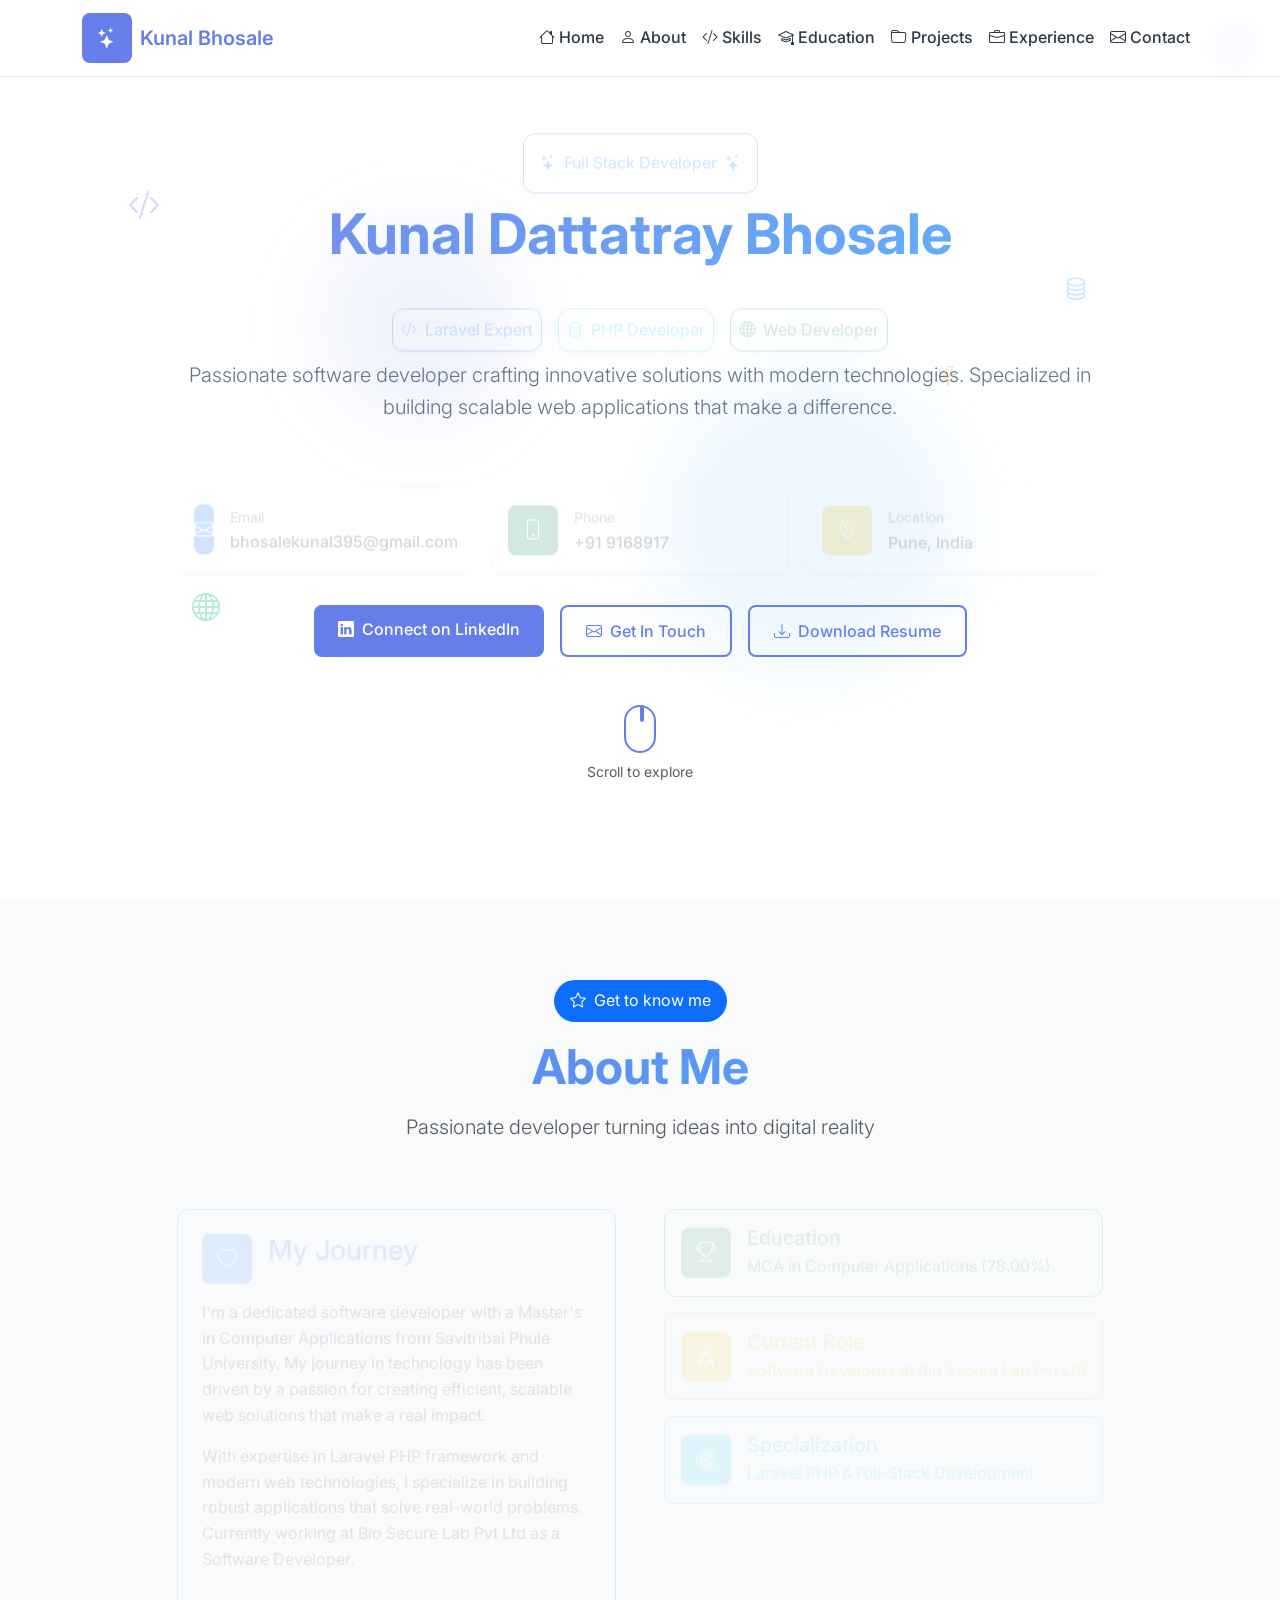
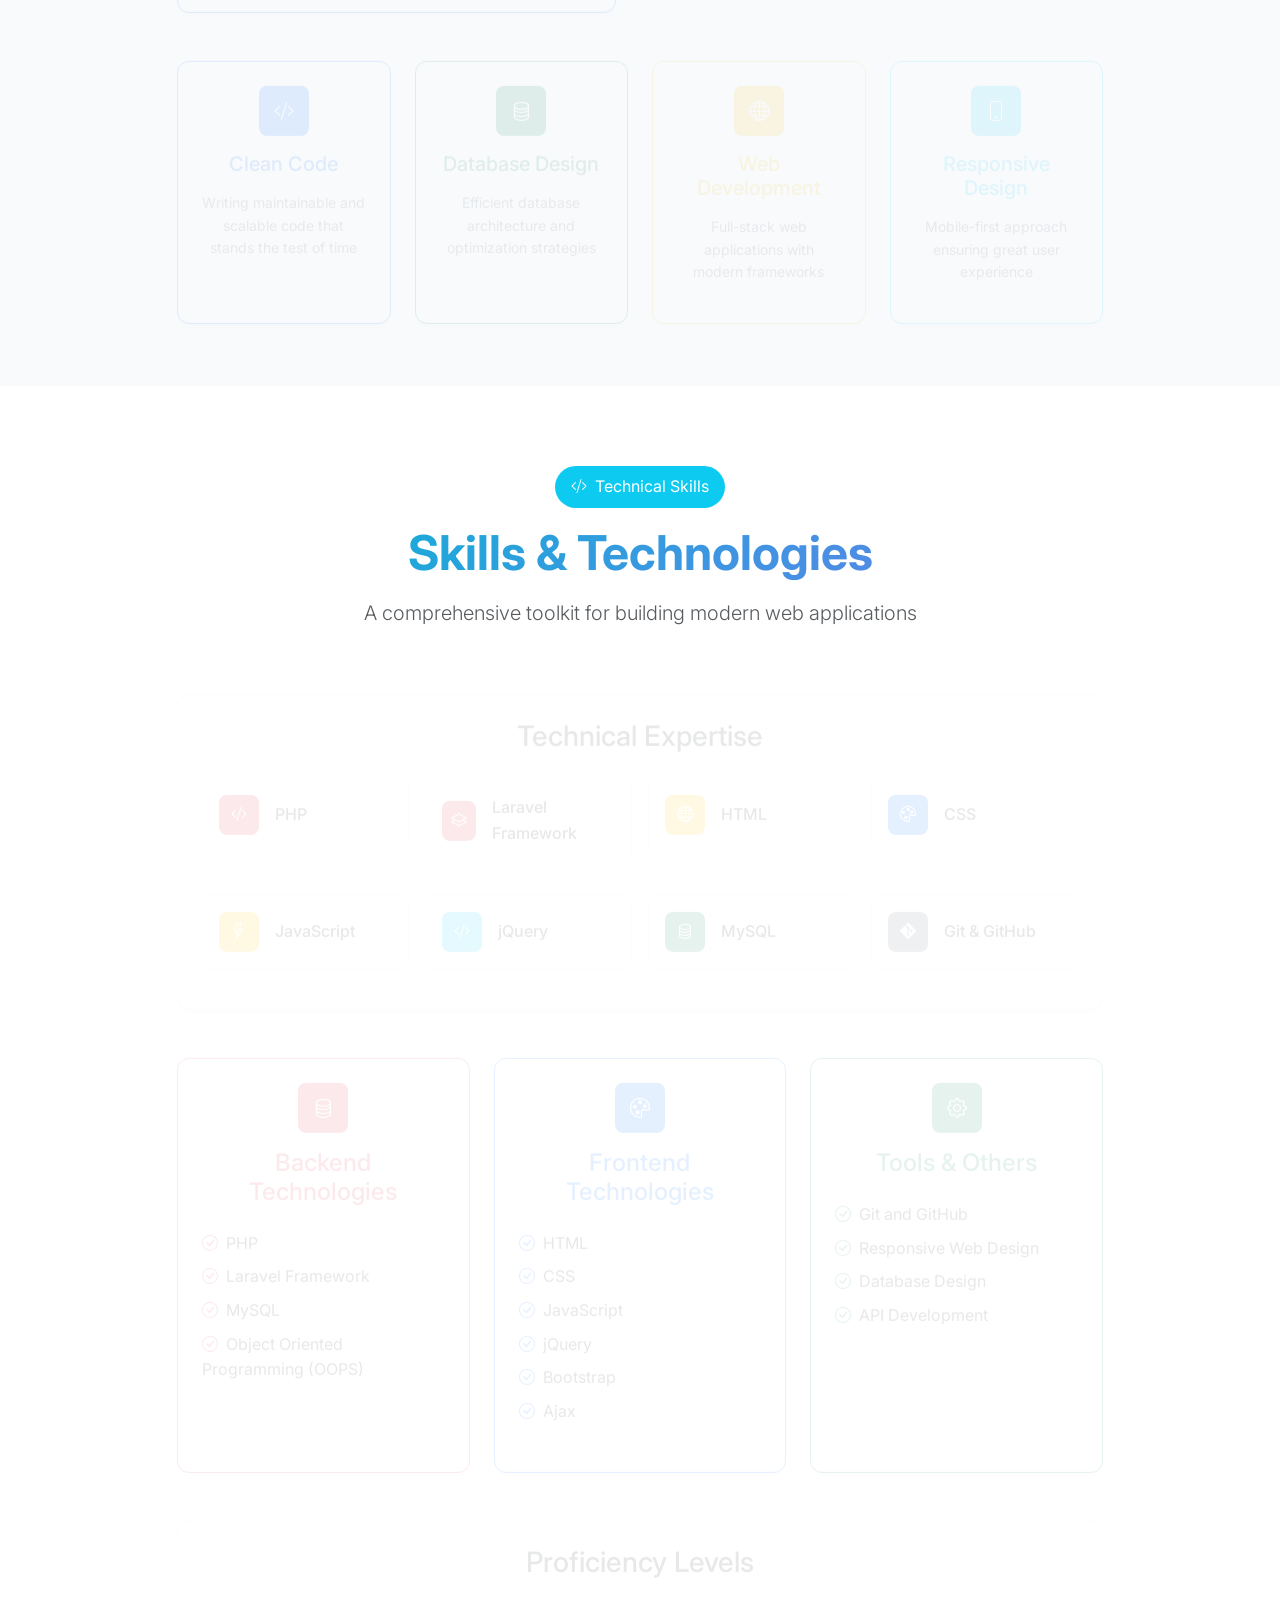
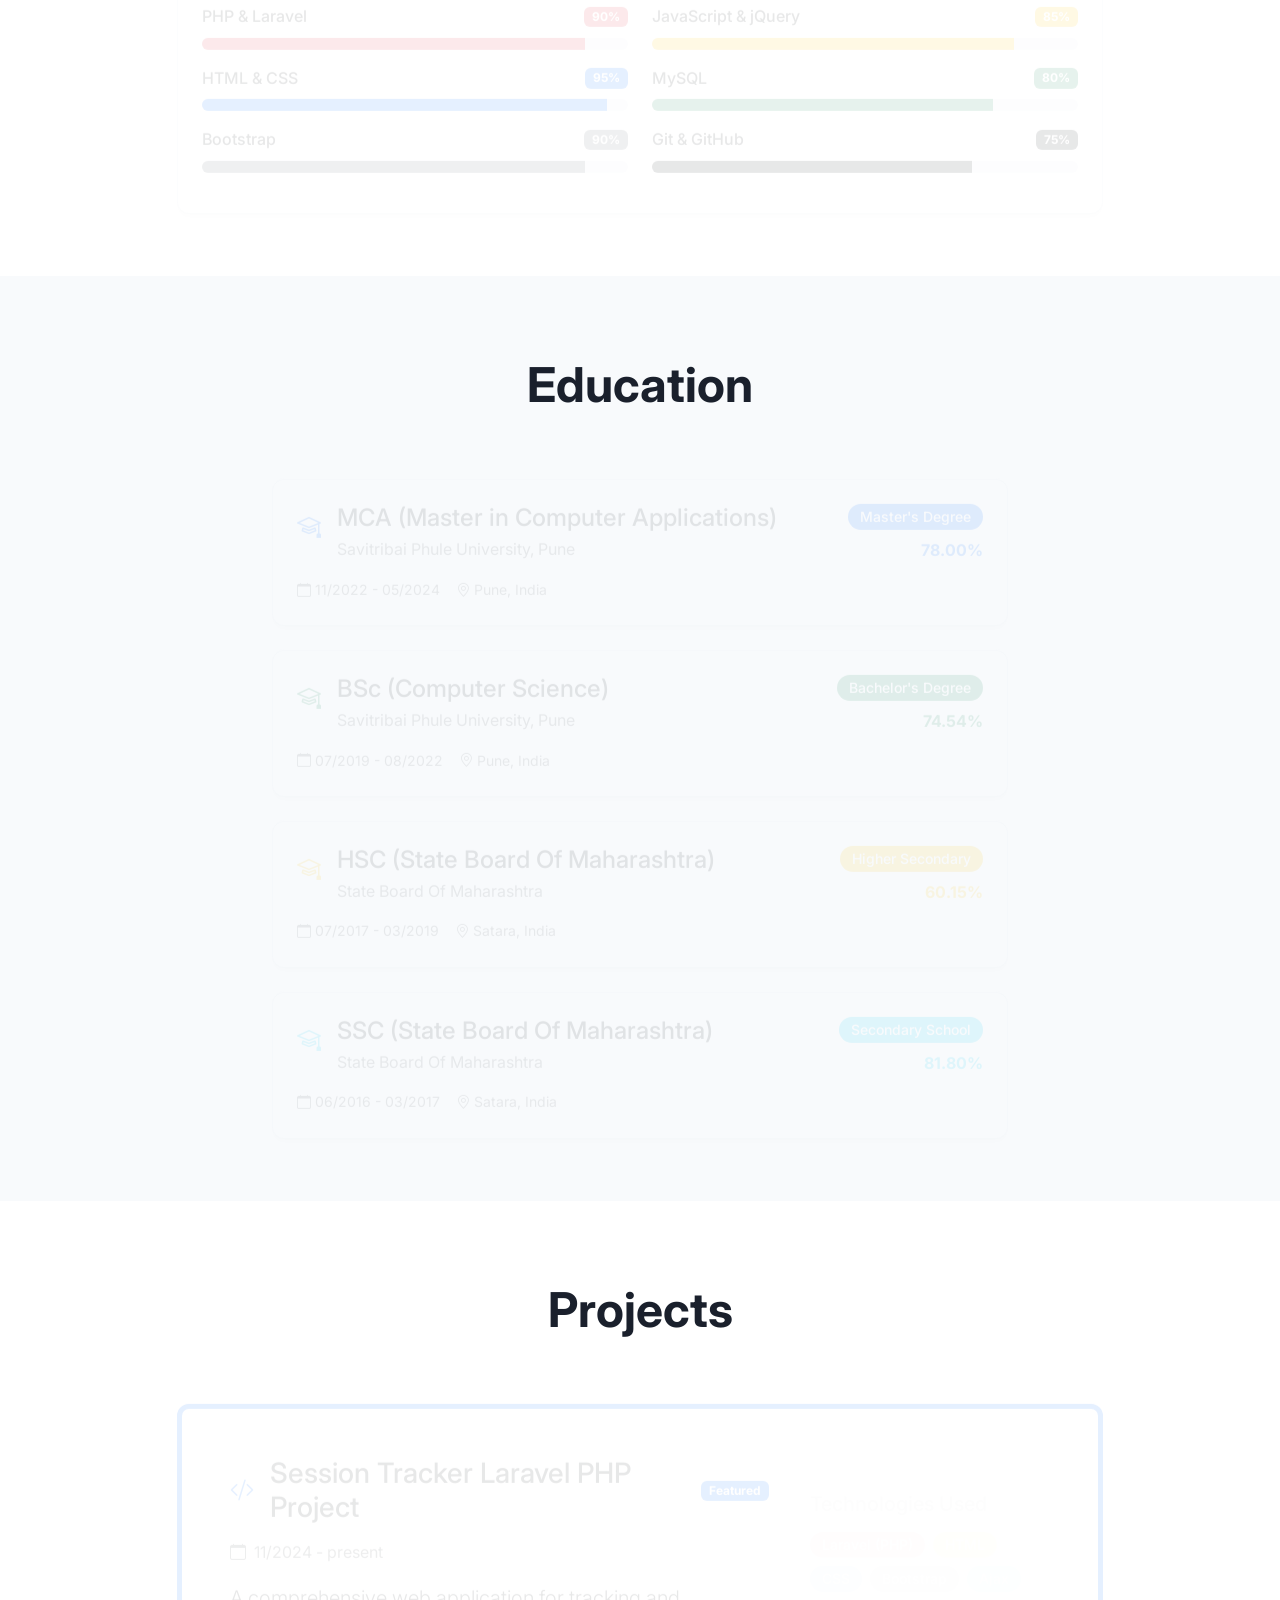
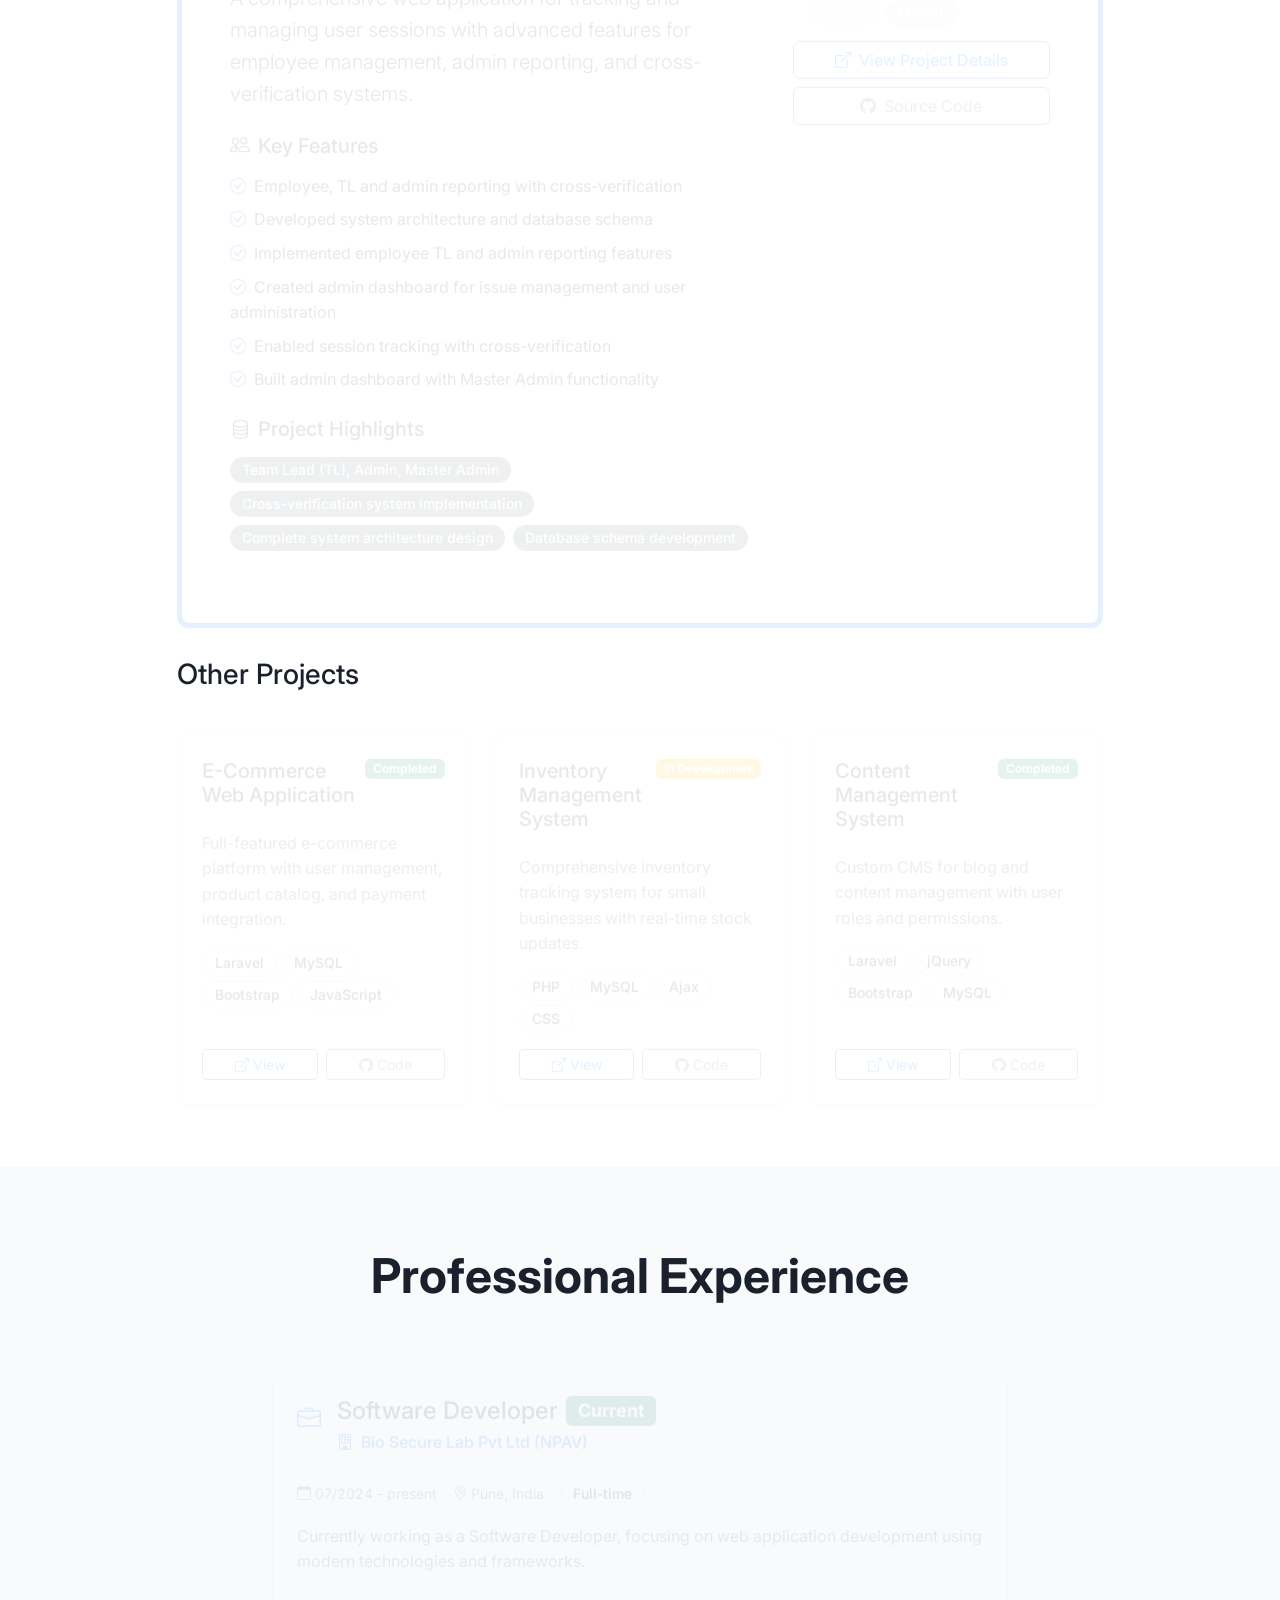
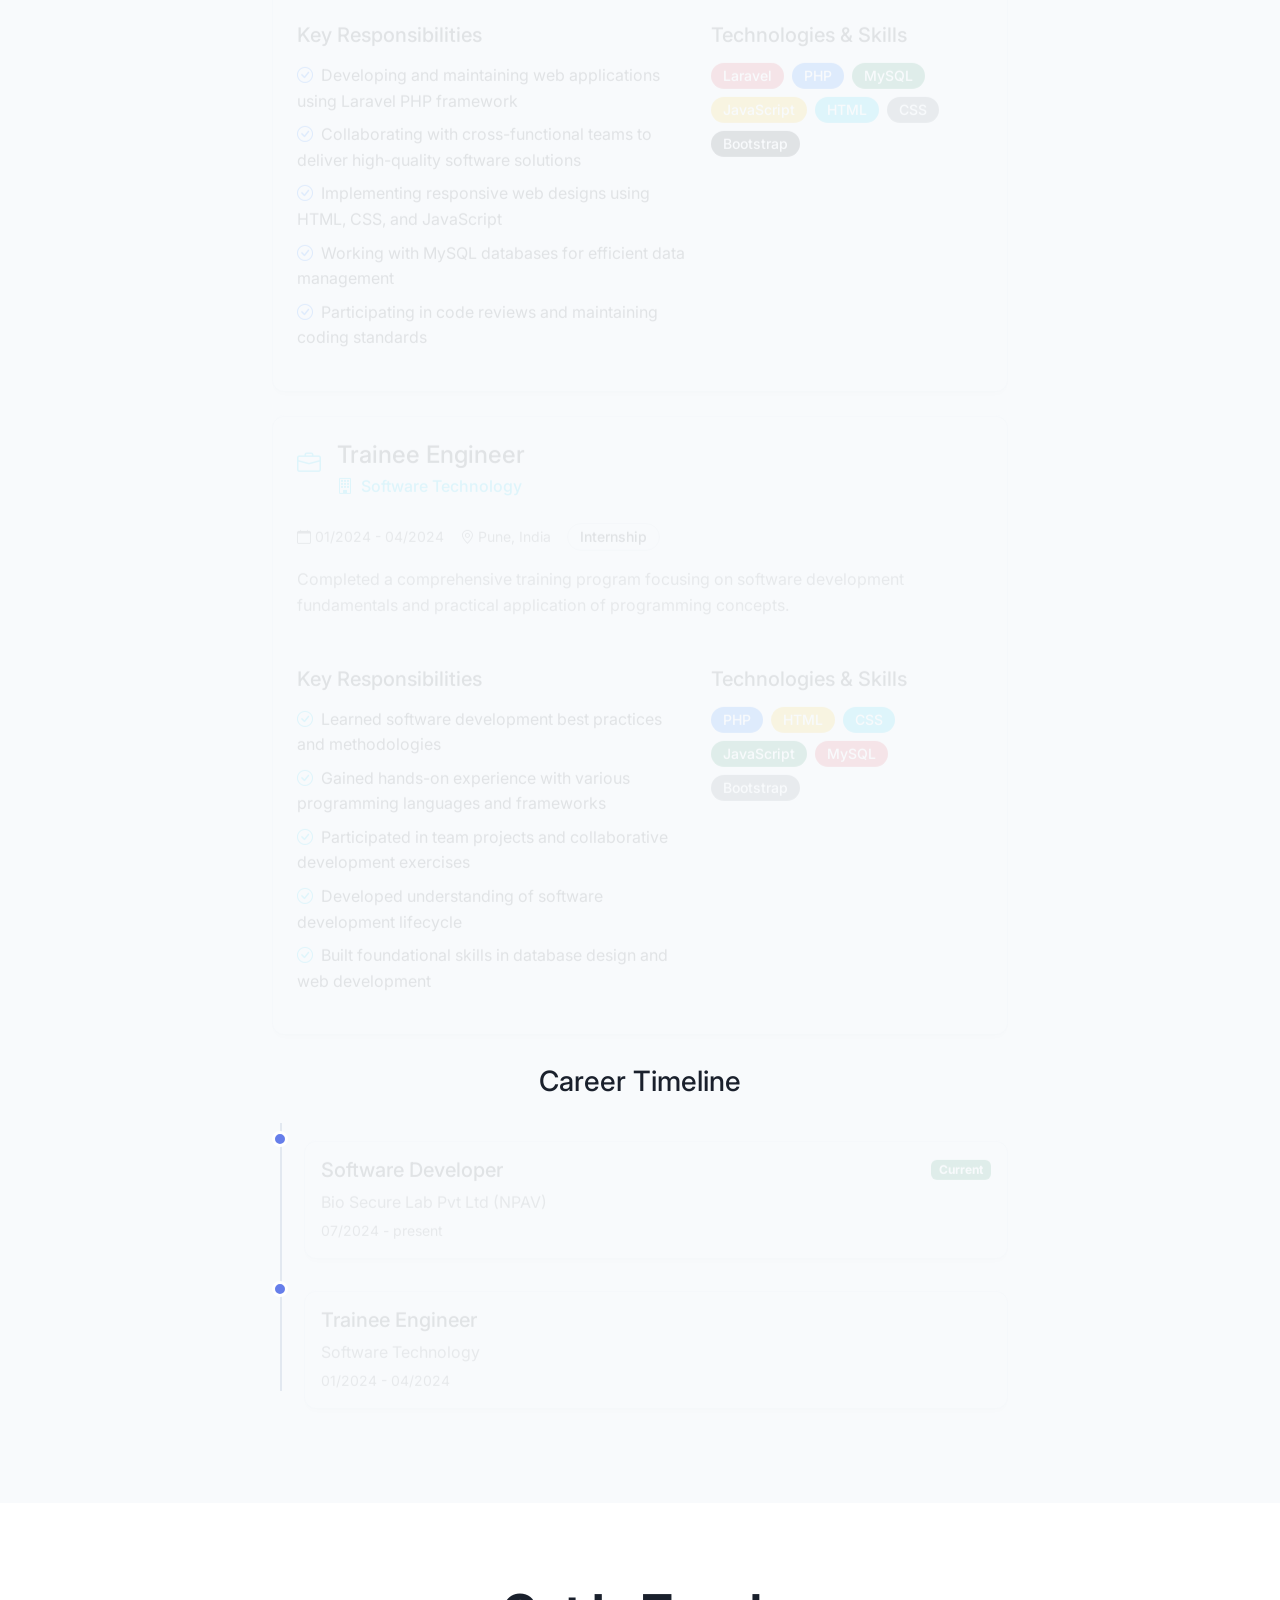
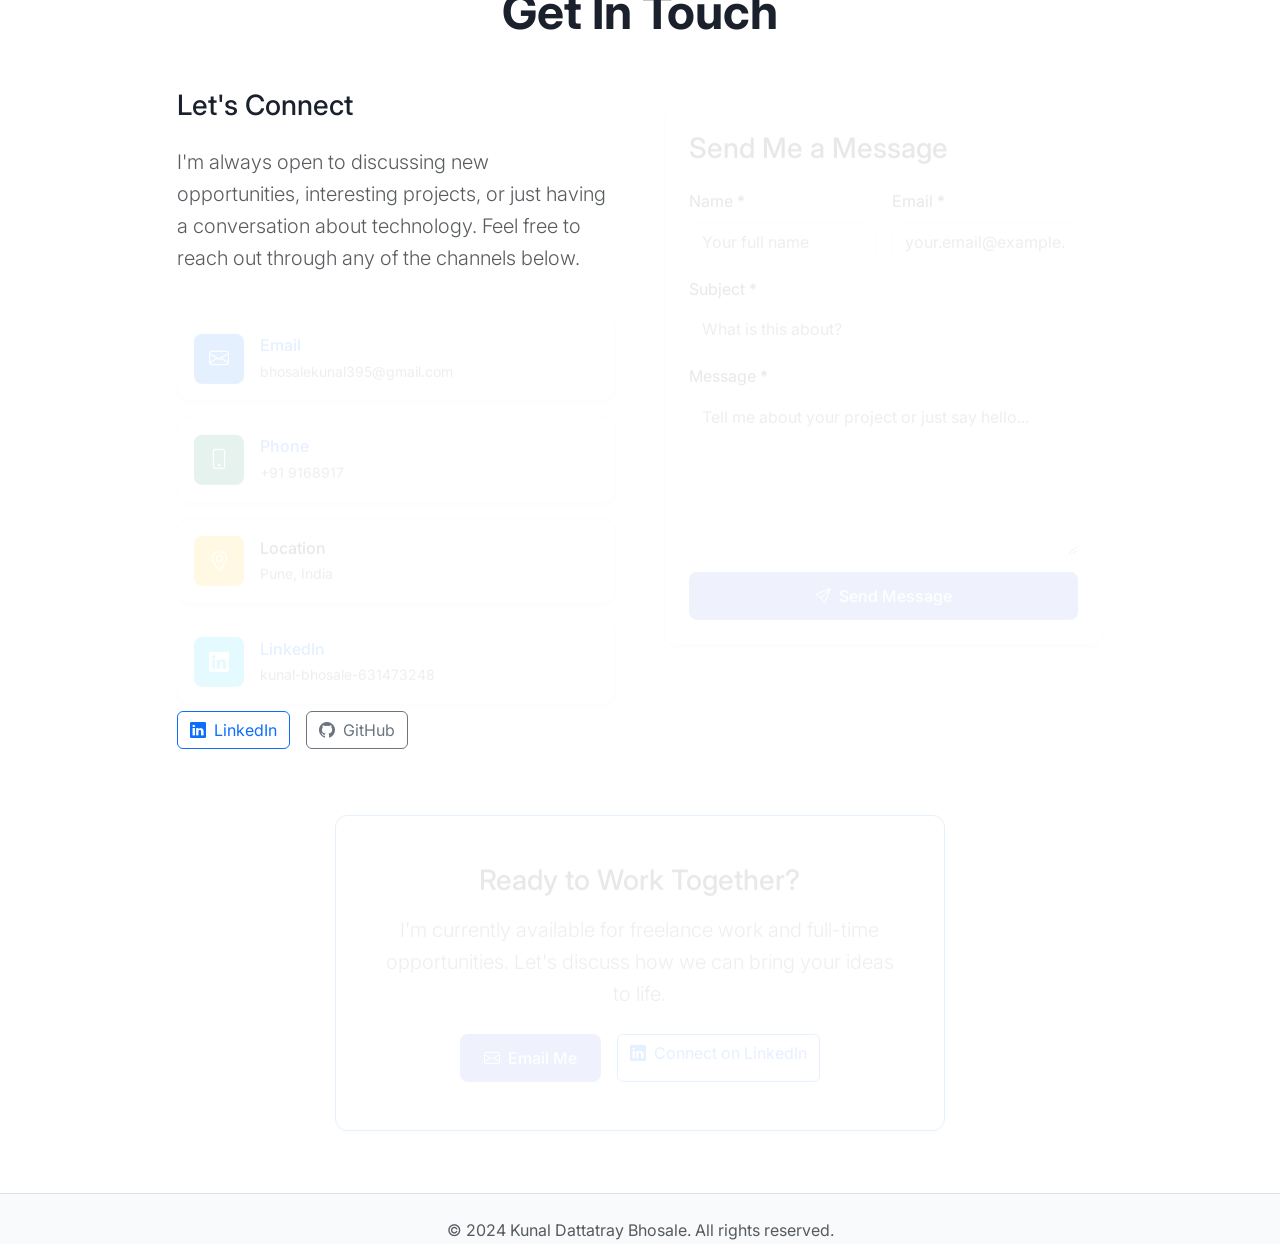
<file: Index.html>
<!DOCTYPE html>
<html>
  <head>
    <meta http-equiv="refresh" content="0; URL=portfolio.html" />
  </head>
  <body>
    <p>Redirecting to <a href="portfolio.html">portfolio.html</a>...</p>
  </body>
</html>
</file>
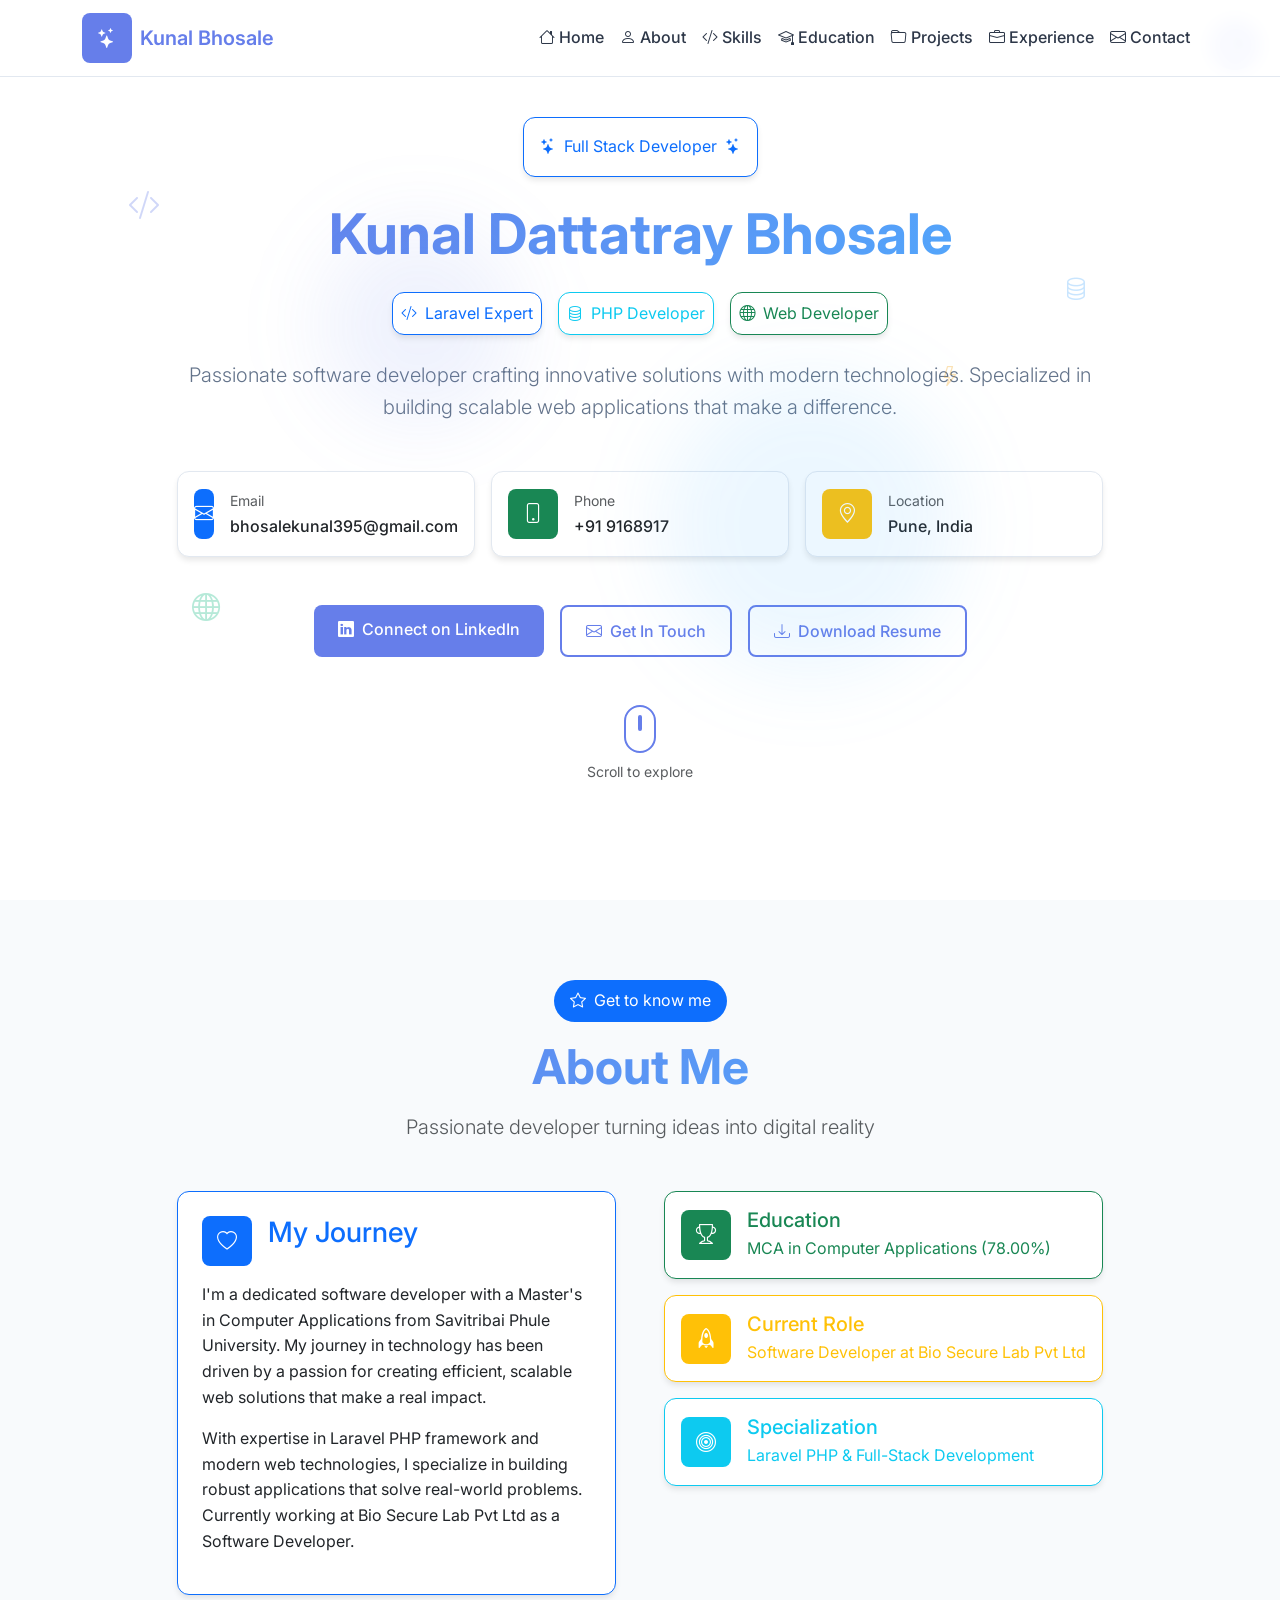
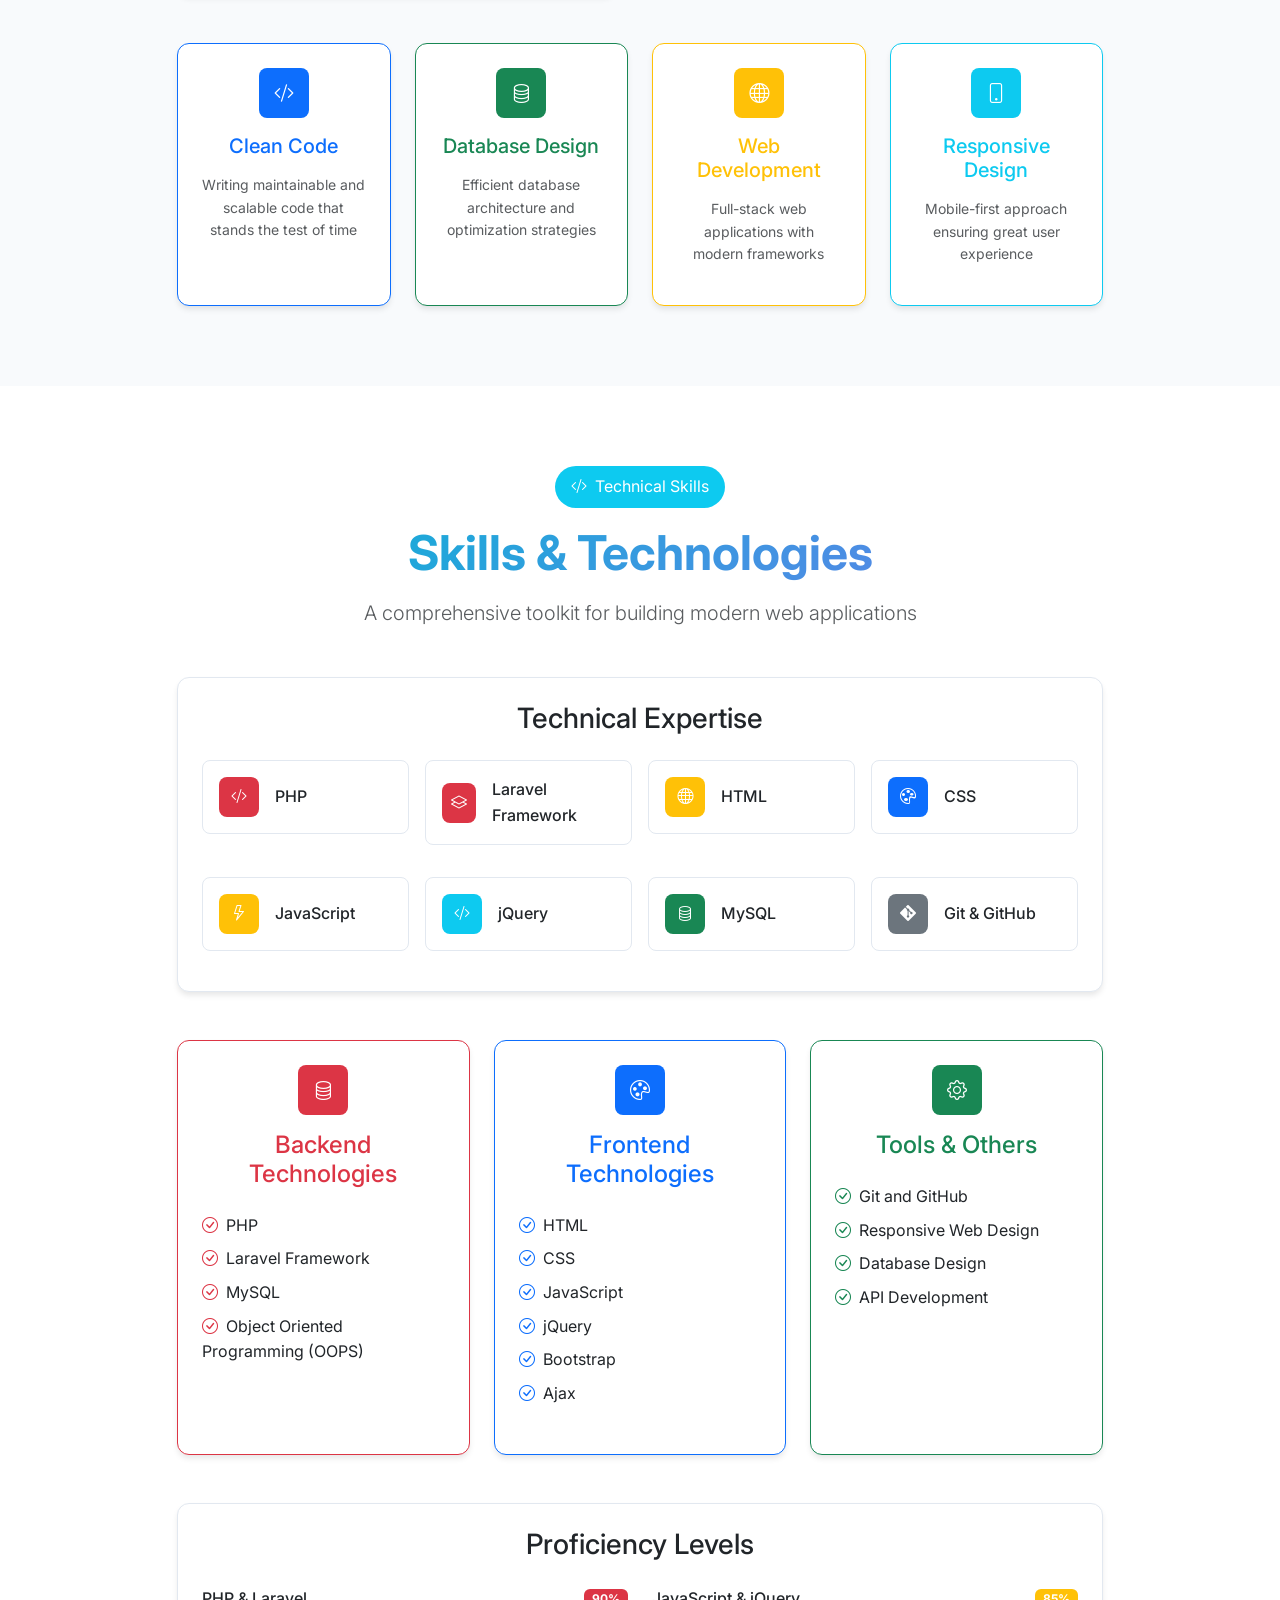
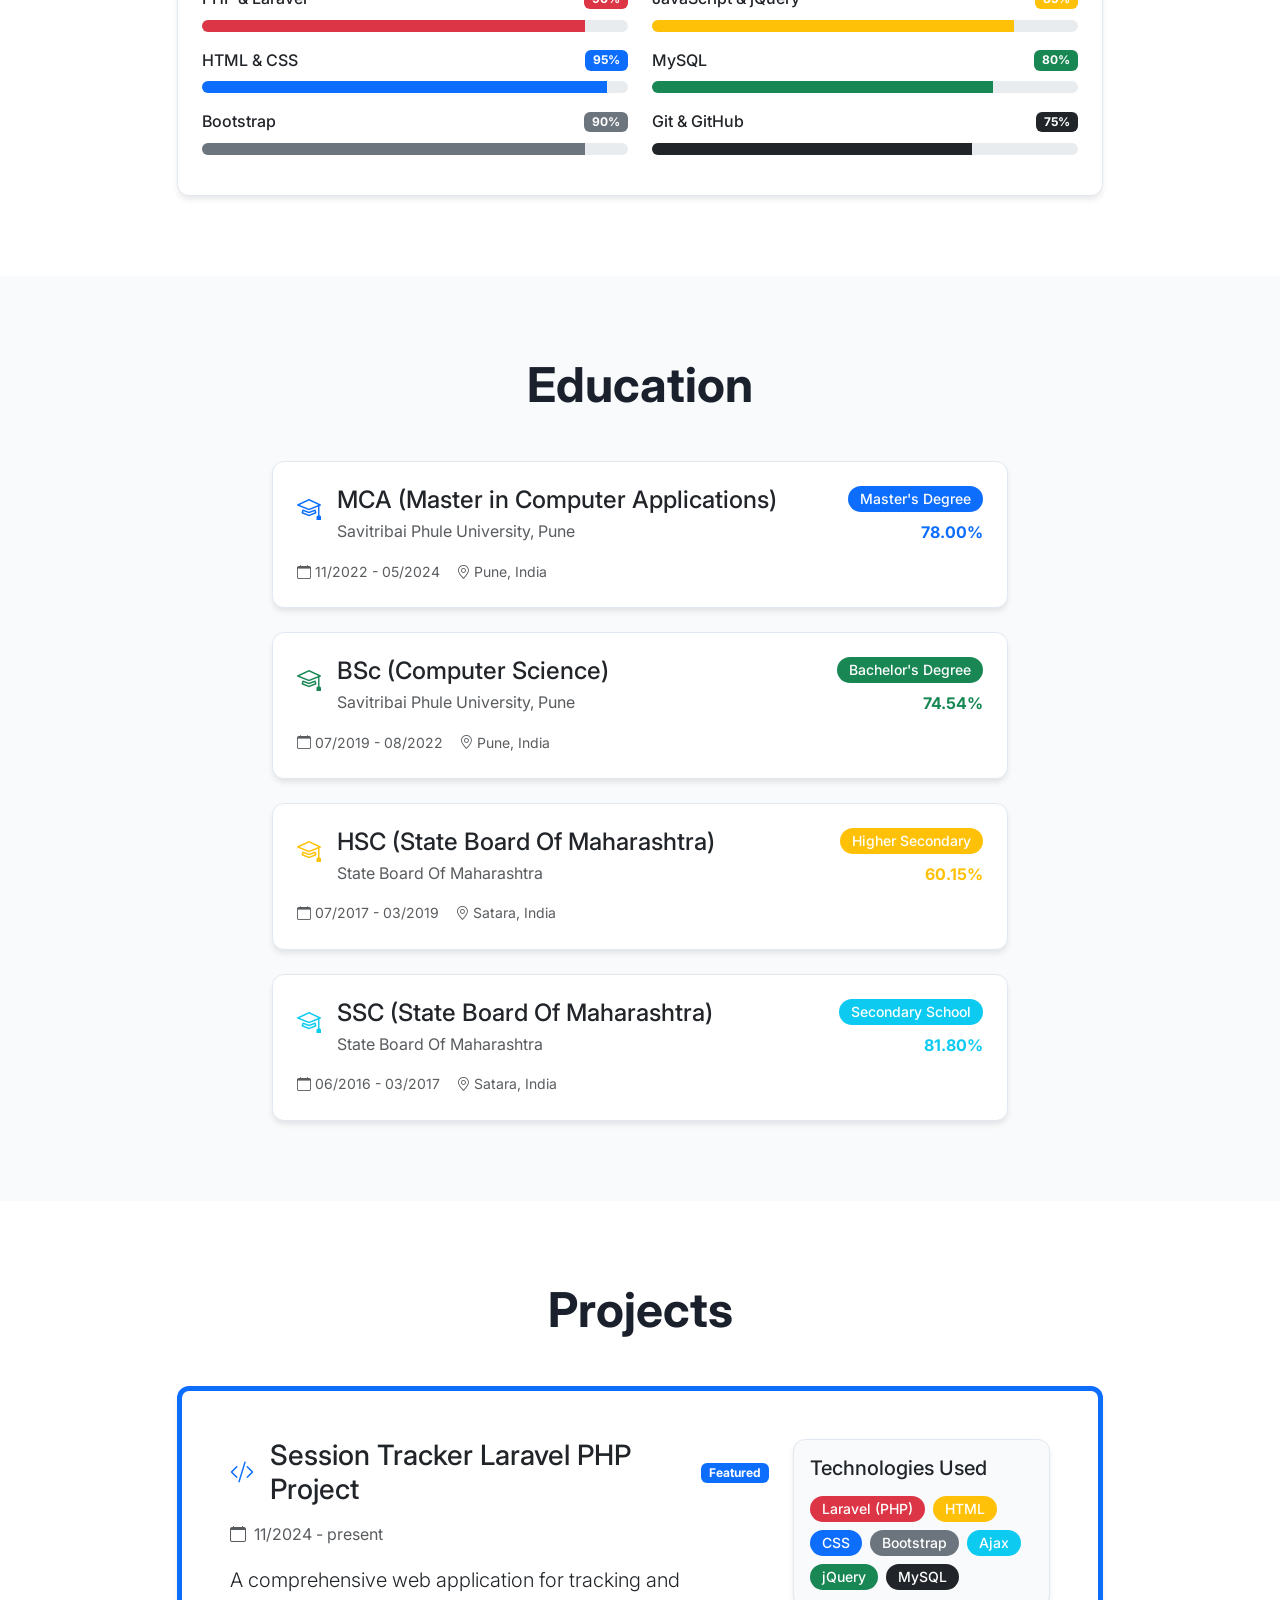
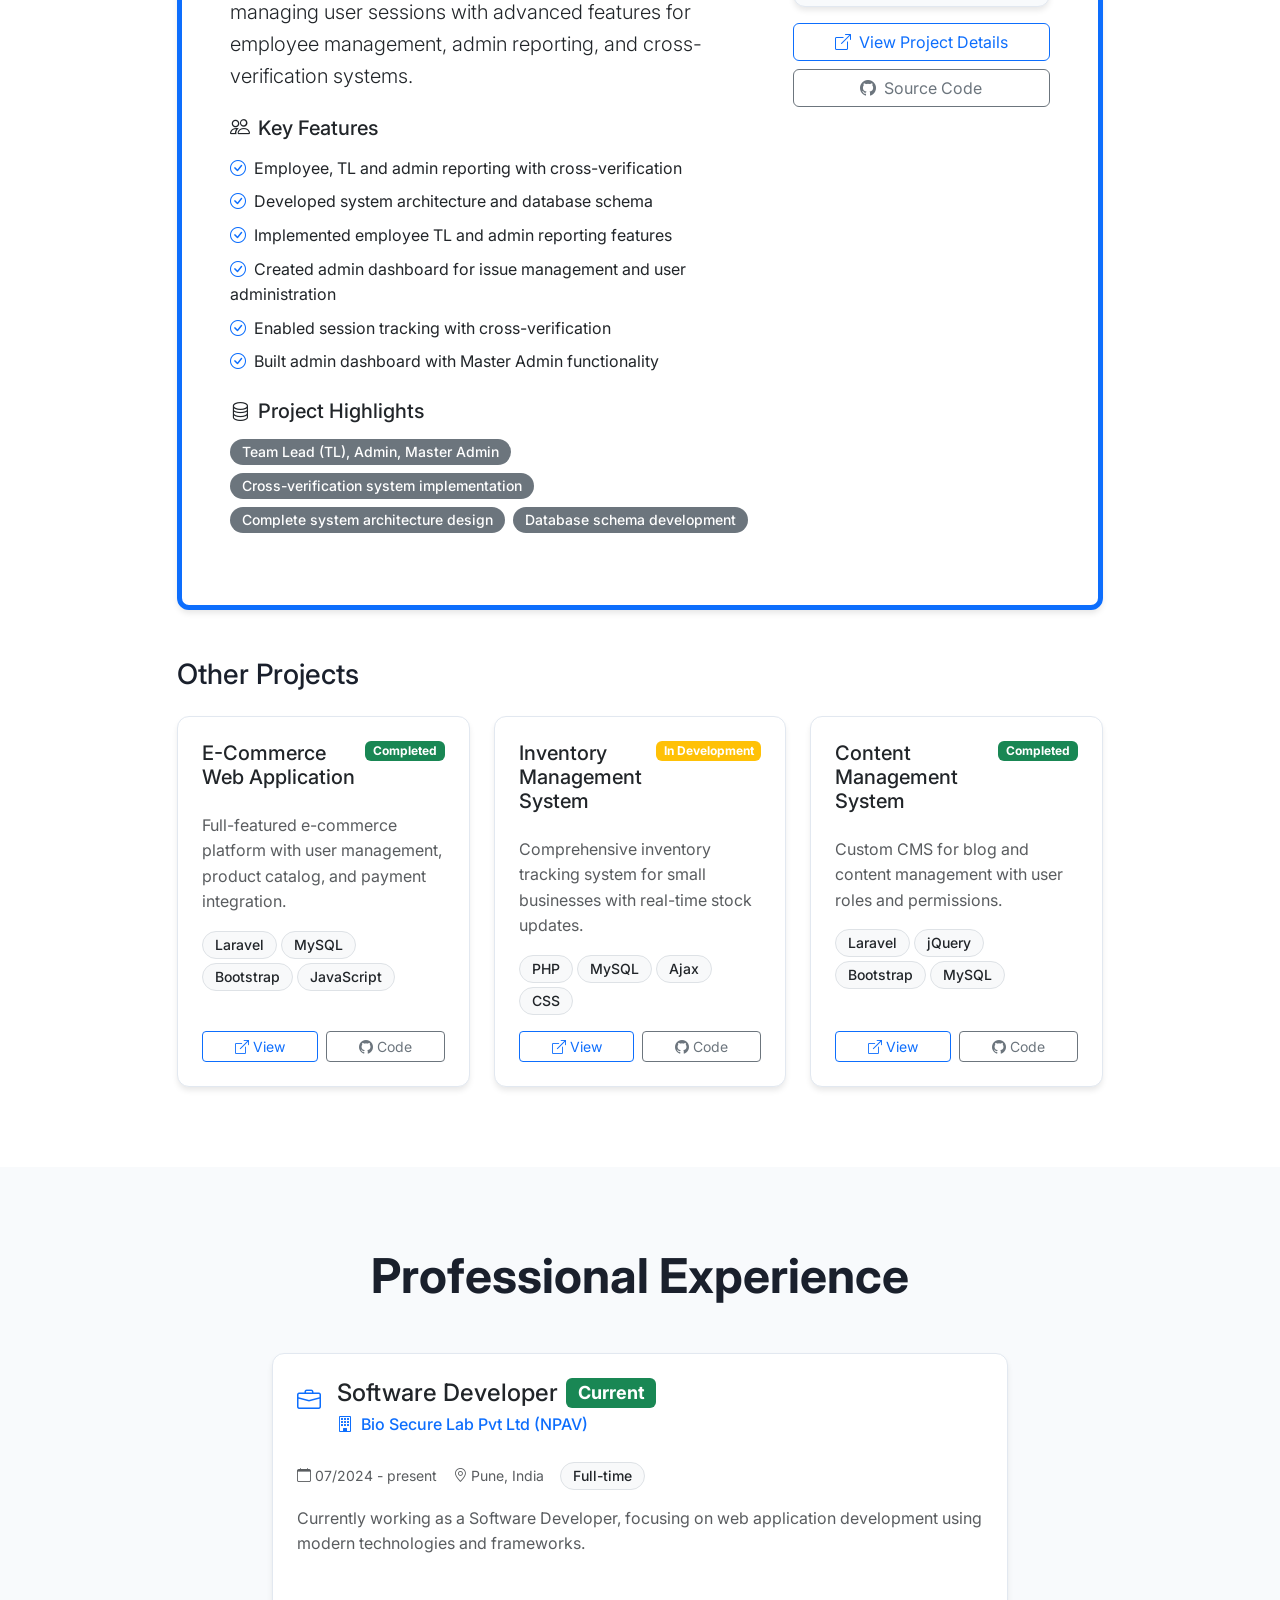
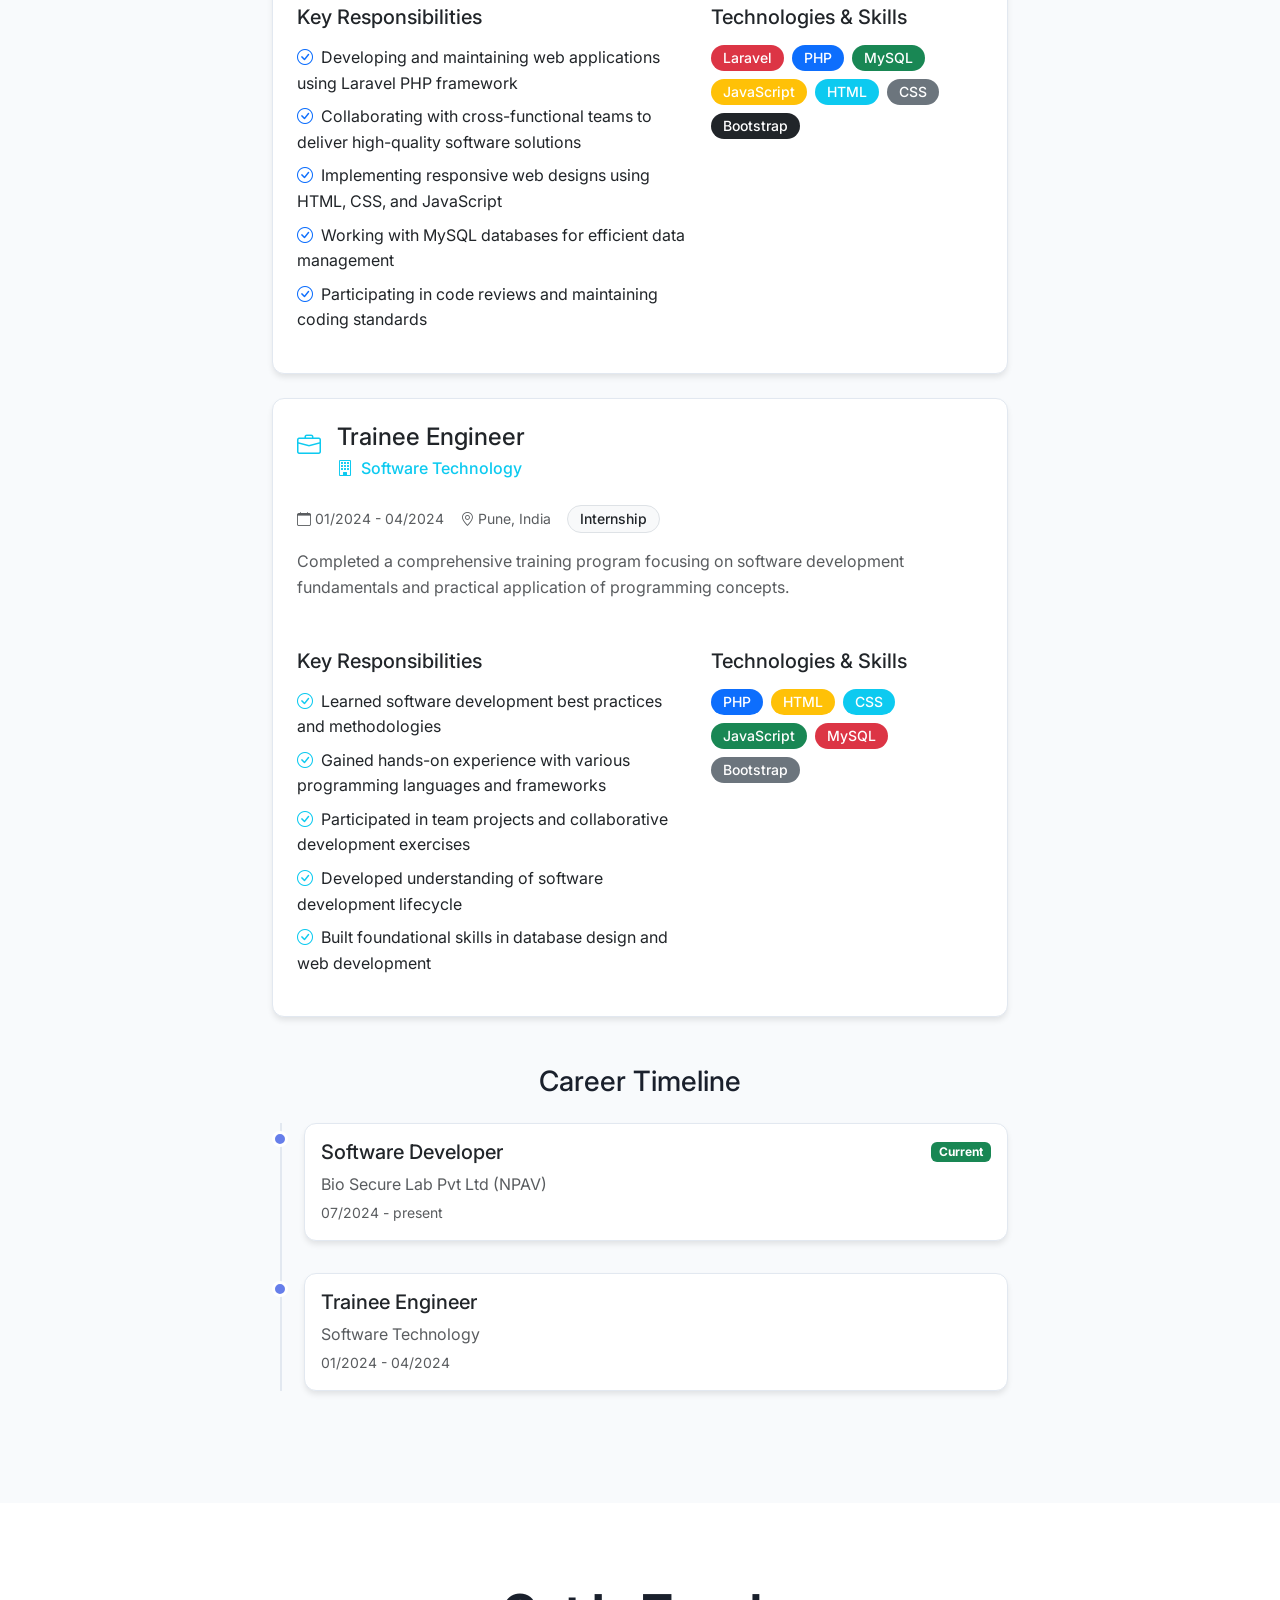
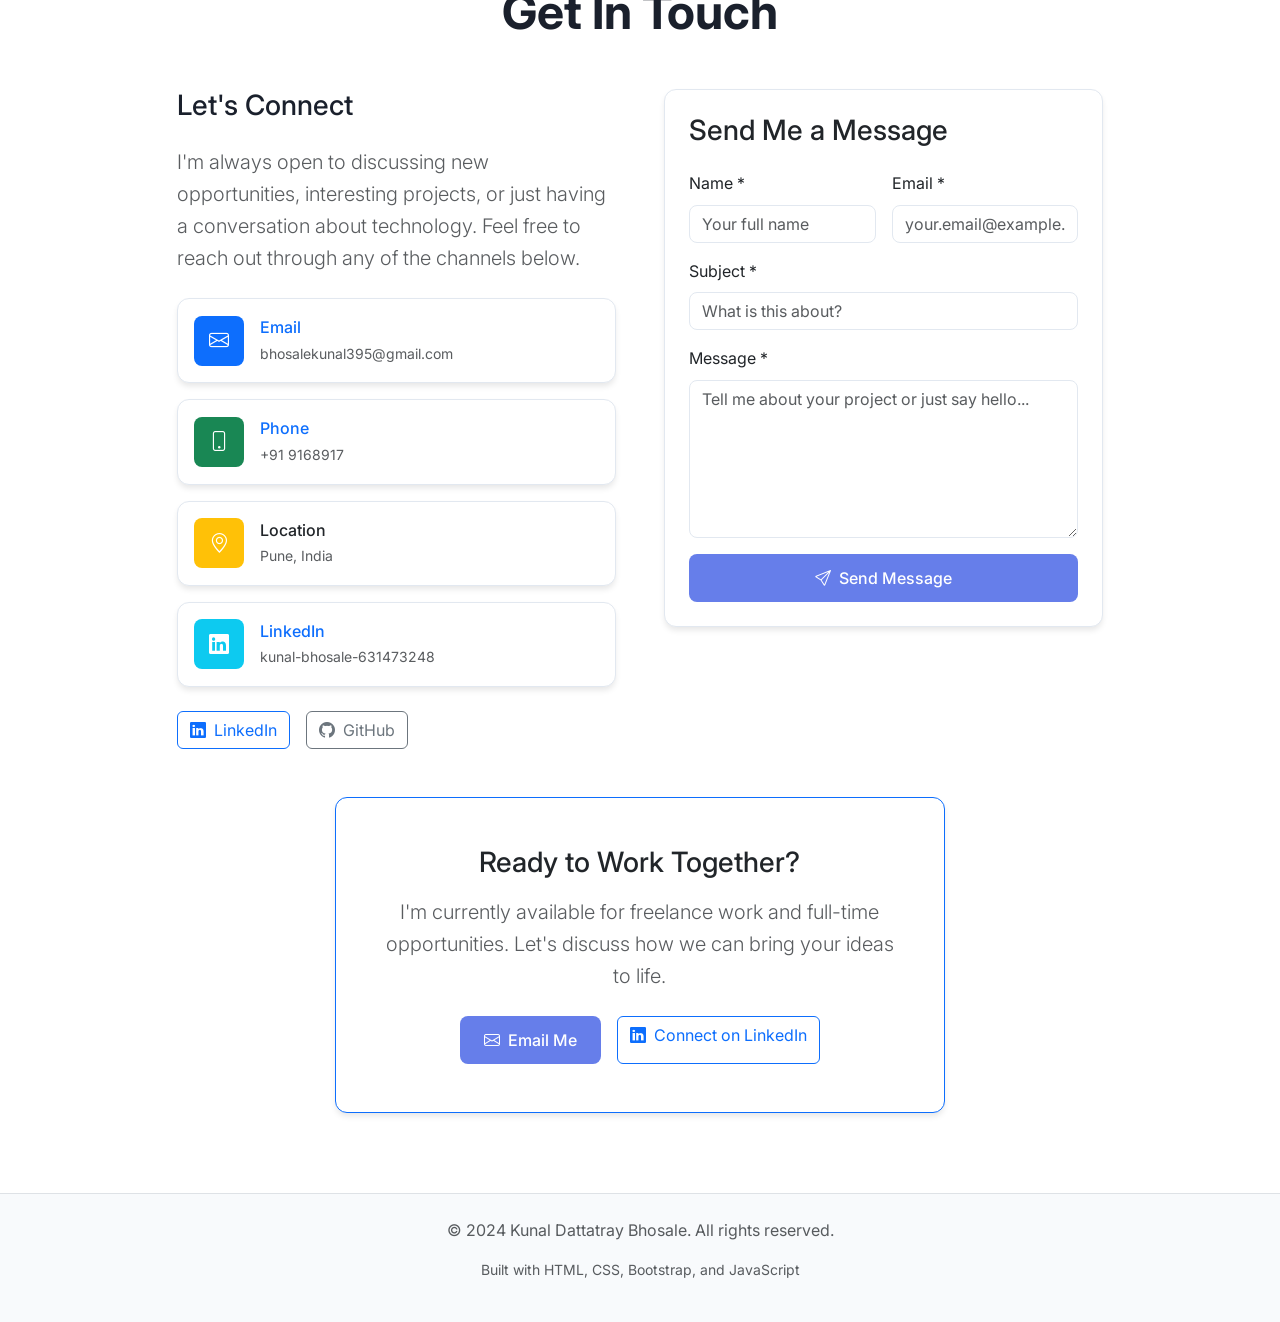
<file: portfolio.html>
<!DOCTYPE html>
<html lang="en">
<head>
    <meta charset="UTF-8">
    <meta name="viewport" content="width=device-width, initial-scale=1.0">
    <title>Kunal Dattatray Bhosale - Portfolio</title>
    
    <!-- Bootstrap CSS -->
    <link href="https://cdn.jsdelivr.net/npm/bootstrap@5.3.2/dist/css/bootstrap.min.css" rel="stylesheet">
    <!-- Bootstrap Icons -->
    <link href="https://cdn.jsdelivr.net/npm/bootstrap-icons@1.11.1/font/bootstrap-icons.css" rel="stylesheet">
    <!-- Google Fonts -->
    <link href="https://fonts.googleapis.com/css2?family=Inter:wght@300;400;500;600;700&display=swap" rel="stylesheet">
    
    <style>
        :root {
            --primary-color: #667eea;
            --secondary-color: #764ba2;
            --accent-color: #4facfe;
            --text-primary: #1a202c;
            --text-secondary: #2d3748;
            --text-muted: #64748b;
            --bg-light: #ffffff;
            --bg-muted: #f8fafc;
            --border-color: #e2e8f0;
            --success-color: #10b981;
            --warning-color: #f59e0b;
            --danger-color: #ef4444;
            --info-color: #06b6d4;
        }

        .dark-mode {
            --primary-color: #8b5cf6;
            --secondary-color: #3b82f6;
            --accent-color: #f59e0b;
            --text-primary: #f1f5f9;
            --text-secondary: #e2e8f0;
            --text-muted: #94a3b8;
            --bg-light: #0f172a;
            --bg-muted: #1e293b;
            --border-color: #334155;
        }

        * {
            margin: 0;
            padding: 0;
            box-sizing: border-box;
        }

        body {
            font-family: 'Inter', sans-serif;
            background-color: var(--bg-light);
            color: var(--text-primary);
            transition: all 0.3s ease;
            line-height: 1.6;
        }

        /* Header Styles */
        .navbar {
            background-color: rgba(255, 255, 255, 0.95) !important;
            backdrop-filter: blur(10px);
            border-bottom: 1px solid var(--border-color);
            transition: all 0.3s ease;
        }

        .dark-mode .navbar {
            background-color: rgba(15, 23, 42, 0.95) !important;
        }

        .navbar-brand {
            color: var(--primary-color) !important;
            font-weight: 600;
            font-size: 1.25rem;
        }

        .nav-link {
            color: var(--text-secondary) !important;
            font-weight: 500;
            transition: all 0.3s ease;
            position: relative;
        }

        .nav-link:hover {
            color: var(--primary-color) !important;
        }

        /* Hero Section */
        .hero {
            min-height: 100vh;
            display: flex;
            align-items: center;
            position: relative;
            overflow: hidden;
            background: var(--bg-light);
        }

        .hero::before {
            content: '';
            position: absolute;
            top: 25%;
            left: 25%;
            width: 200px;
            height: 200px;
            background: rgba(102, 126, 234, 0.1);
            border-radius: 50%;
            filter: blur(40px);
            animation: float 6s ease-in-out infinite;
        }

        .hero::after {
            content: '';
            position: absolute;
            bottom: 25%;
            right: 25%;
            width: 300px;
            height: 300px;
            background: rgba(74, 172, 254, 0.1);
            border-radius: 50%;
            filter: blur(40px);
            animation: float 8s ease-in-out infinite reverse;
        }

        .hero-title {
            font-size: 3.5rem;
            font-weight: 700;
            background: linear-gradient(135deg, var(--primary-color), var(--accent-color));
            -webkit-background-clip: text;
            -webkit-text-fill-color: transparent;
            background-clip: text;
            animation: pulse 2s ease-in-out infinite;
        }

        .floating-icon {
            position: absolute;
            animation: bounce 3s ease-in-out infinite;
            opacity: 0.3;
        }

        .floating-icon:nth-child(1) { top: 20%; left: 10%; animation-delay: 0s; }
        .floating-icon:nth-child(2) { top: 30%; right: 15%; animation-delay: 1s; }
        .floating-icon:nth-child(3) { bottom: 30%; left: 15%; animation-delay: 2s; }
        .floating-icon:nth-child(4) { top: 40%; right: 25%; animation-delay: 0.5s; }

        /* Card Styles */
        .card {
            background: var(--bg-light);
            border: 1px solid var(--border-color);
            border-radius: 0.75rem;
            box-shadow: 0 4px 6px -1px rgba(0, 0, 0, 0.1);
            transition: all 0.3s ease;
        }

        .card:hover {
            transform: translateY(-5px);
            box-shadow: 0 20px 25px -5px rgba(0, 0, 0, 0.1);
        }

        .card-icon {
            width: 50px;
            height: 50px;
            border-radius: 0.5rem;
            display: flex;
            align-items: center;
            justify-content: center;
            color: white;
            font-size: 1.25rem;
        }

        /* Badge Styles */
        .badge-custom {
            padding: 0.375rem 0.75rem;
            border-radius: 9999px;
            font-size: 0.875rem;
            font-weight: 500;
        }

        /* Button Styles */
        .btn-primary-custom {
            background: var(--primary-color);
            border: none;
            color: white;
            padding: 0.75rem 1.5rem;
            border-radius: 0.5rem;
            font-weight: 500;
            transition: all 0.3s ease;
        }

        .btn-primary-custom:hover {
            background: var(--secondary-color);
            transform: translateY(-2px);
            box-shadow: 0 10px 20px rgba(0, 0, 0, 0.1);
        }

        .btn-outline-custom {
            border: 2px solid var(--primary-color);
            color: var(--primary-color);
            background: transparent;
            padding: 0.75rem 1.5rem;
            border-radius: 0.5rem;
            font-weight: 500;
            transition: all 0.3s ease;
        }

        .btn-outline-custom:hover {
            background: var(--primary-color);
            color: white;
            transform: translateY(-2px);
        }

        /* Progress Bar */
        .progress-bar-custom {
            height: 0.75rem;
            border-radius: 9999px;
            transition: width 1s ease-in-out;
        }

        /* Animations */
        @keyframes float {
            0%, 100% { transform: translateY(0px); }
            50% { transform: translateY(-20px); }
        }

        @keyframes bounce {
            0%, 100% { transform: translateY(0); }
            50% { transform: translateY(-10px); }
        }

        @keyframes pulse {
            0%, 100% { opacity: 1; }
            50% { opacity: 0.8; }
        }

        /* Theme Toggle */
        .theme-toggle {
            position: fixed;
            top: 20px;
            right: 20px;
            z-index: 1000;
            background: var(--primary-color);
            color: white;
            border: none;
            border-radius: 50%;
            width: 50px;
            height: 50px;
            display: flex;
            align-items: center;
            justify-content: center;
            cursor: pointer;
            transition: all 0.3s ease;
        }

        .theme-toggle:hover {
            transform: scale(1.1);
        }

        /* Section Spacing */
        .section-padding {
            padding: 5rem 0;
        }

        /* Responsive */
        @media (max-width: 768px) {
            .hero-title {
                font-size: 2.5rem;
            }
            
            .floating-icon {
                display: none;
            }
        }

        /* Contact Form */
        .form-control {
            background: var(--bg-light);
            border: 1px solid var(--border-color);
            border-radius: 0.5rem;
            color: var(--text-primary);
            transition: all 0.3s ease;
        }

        .form-control:focus {
            border-color: var(--primary-color);
            box-shadow: 0 0 0 0.2rem rgba(102, 126, 234, 0.25);
        }

        /* Skills Section */
        .skill-item {
            background: var(--bg-light);
            border: 1px solid var(--border-color);
            border-radius: 0.5rem;
            padding: 1rem;
            margin-bottom: 1rem;
            transition: all 0.3s ease;
        }

        .skill-item:hover {
            transform: translateY(-3px);
            box-shadow: 0 10px 20px rgba(0, 0, 0, 0.1);
        }

        /* Timeline */
        .timeline {
            position: relative;
            padding-left: 2rem;
        }

        .timeline::before {
            content: '';
            position: absolute;
            left: 0.5rem;
            top: 0;
            bottom: 0;
            width: 2px;
            background: var(--border-color);
        }

        .timeline-item {
            position: relative;
            margin-bottom: 2rem;
        }

        .timeline-item::before {
            content: '';
            position: absolute;
            left: -2rem;
            top: 0.5rem;
            width: 1rem;
            height: 1rem;
            background: var(--primary-color);
            border-radius: 50%;
            border: 3px solid var(--bg-light);
        }
    </style>
</head>
<body>
    <!-- Theme Toggle Button -->
    <button class="theme-toggle" onclick="toggleTheme()" id="themeToggle">
        <i class="bi bi-moon-fill"></i>
    </button>

    <!-- Navigation -->
    <nav class="navbar navbar-expand-lg fixed-top">
        <div class="container">
            <a class="navbar-brand d-flex align-items-center" href="#home">
                <div class="card-icon" style="background: var(--primary-color); margin-right: 0.5rem;">
                    <i class="bi bi-stars"></i>
                </div>
                Kunal Bhosale
            </a>
            <button class="navbar-toggler" type="button" data-bs-toggle="collapse" data-bs-target="#navbarNav">
                <span class="navbar-toggler-icon"></span>
            </button>
            <div class="collapse navbar-collapse" id="navbarNav">
                <ul class="navbar-nav ms-auto">
                    <li class="nav-item">
                        <a class="nav-link" href="#home"><i class="bi bi-house me-1"></i>Home</a>
                    </li>
                    <li class="nav-item">
                        <a class="nav-link" href="#about"><i class="bi bi-person me-1"></i>About</a>
                    </li>
                    <li class="nav-item">
                        <a class="nav-link" href="#skills"><i class="bi bi-code-slash me-1"></i>Skills</a>
                    </li>
                    <li class="nav-item">
                        <a class="nav-link" href="#education"><i class="bi bi-mortarboard me-1"></i>Education</a>
                    </li>
                    <li class="nav-item">
                        <a class="nav-link" href="#projects"><i class="bi bi-folder me-1"></i>Projects</a>
                    </li>
                    <li class="nav-item">
                        <a class="nav-link" href="#experience"><i class="bi bi-briefcase me-1"></i>Experience</a>
                    </li>
                    <li class="nav-item">
                        <a class="nav-link" href="#contact"><i class="bi bi-envelope me-1"></i>Contact</a>
                    </li>
                </ul>
            </div>
        </div>
    </nav>

    <!-- Hero Section -->
    <section id="home" class="hero">
        <div class="floating-icon">
            <i class="bi bi-code-slash" style="font-size: 2rem; color: var(--primary-color);"></i>
        </div>
        <div class="floating-icon">
            <i class="bi bi-database" style="font-size: 1.5rem; color: var(--accent-color);"></i>
        </div>
        <div class="floating-icon">
            <i class="bi bi-globe" style="font-size: 1.75rem; color: var(--success-color);"></i>
        </div>
        <div class="floating-icon">
            <i class="bi bi-lightning" style="font-size: 1.25rem; color: var(--warning-color);"></i>
        </div>

        <div class="container">
            <div class="row justify-content-center text-center">
                <div class="col-lg-10">
                    <!-- Badge -->
                    <div class="d-flex justify-content-center mb-4">
                        <div class="card p-3 border-primary">
                            <div class="d-flex align-items-center">
                                <i class="bi bi-stars text-primary me-2"></i>
                                <span class="text-primary">Full Stack Developer</span>
                                <i class="bi bi-stars text-primary ms-2"></i>
                            </div>
                        </div>
                    </div>

                    <!-- Main Title -->
                    <h1 class="hero-title mb-4">Kunal Dattatray Bhosale</h1>

                    <!-- Specialty Cards -->
                    <div class="d-flex flex-wrap justify-content-center gap-3 mb-4">
                        <div class="card p-2 border-primary">
                            <div class="d-flex align-items-center">
                                <i class="bi bi-code-slash text-primary me-2"></i>
                                <span class="text-primary">Laravel Expert</span>
                            </div>
                        </div>
                        <div class="card p-2 border-info">
                            <div class="d-flex align-items-center">
                                <i class="bi bi-database text-info me-2"></i>
                                <span class="text-info">PHP Developer</span>
                            </div>
                        </div>
                        <div class="card p-2 border-success">
                            <div class="d-flex align-items-center">
                                <i class="bi bi-globe text-success me-2"></i>
                                <span class="text-success">Web Developer</span>
                            </div>
                        </div>
                    </div>

                    <!-- Description -->
                    <p class="lead mb-5" style="color: var(--text-muted);">
                        Passionate software developer crafting innovative solutions with modern technologies. 
                        Specialized in building scalable web applications that make a difference.
                    </p>

                    <!-- Contact Info Cards -->
                    <div class="row g-3 mb-5 justify-content-center">
                        <div class="col-md-4">
                            <div class="card p-3">
                                <div class="d-flex align-items-center">
                                    <div class="card-icon bg-primary me-3">
                                        <i class="bi bi-envelope"></i>
                                    </div>
                                    <div class="text-start">
                                        <small class="text-muted">Email</small>
                                        <div class="fw-medium">bhosalekunal395@gmail.com</div>
                                    </div>
                                </div>
                            </div>
                        </div>
                        <div class="col-md-4">
                            <div class="card p-3">
                                <div class="d-flex align-items-center">
                                    <div class="card-icon bg-success me-3">
                                        <i class="bi bi-phone"></i>
                                    </div>
                                    <div class="text-start">
                                        <small class="text-muted">Phone</small>
                                        <div class="fw-medium">+91 9168917</div>
                                    </div>
                                </div>
                            </div>
                        </div>
                        <div class="col-md-4">
                            <div class="card p-3">
                                <div class="d-flex align-items-center">
                                    <div class="card-icon bg-warning me-3">
                                        <i class="bi bi-geo-alt"></i>
                                    </div>
                                    <div class="text-start">
                                        <small class="text-muted">Location</small>
                                        <div class="fw-medium">Pune, India</div>
                                    </div>
                                </div>
                            </div>
                        </div>
                    </div>

                    <!-- Action Buttons -->
                    <div class="d-flex flex-wrap justify-content-center gap-3 mb-5">
                        <a href="https://www.linkedin.com/in/kunal-bhosale-631473248" target="_blank" class="btn btn-primary-custom">
                            <i class="bi bi-linkedin me-2"></i>Connect on LinkedIn
                        </a>
                        <a href="#contact" class="btn btn-outline-custom">
                            <i class="bi bi-envelope me-2"></i>Get In Touch
                        </a>
                        <a href="#" class="btn btn-outline-custom">
                            <i class="bi bi-download me-2"></i>Download Resume
                        </a>
                    </div>

                    <!-- Scroll Indicator -->
                    <div class="mt-5">
                        <div class="d-flex flex-column align-items-center">
                            <div style="width: 2rem; height: 3rem; border: 2px solid var(--primary-color); border-radius: 1rem; position: relative;">
                                <div style="width: 0.25rem; height: 1rem; background: var(--primary-color); border-radius: 1rem; position: absolute; top: 0.5rem; left: 50%; transform: translateX(-50%); animation: bounce 2s infinite;"></div>
                            </div>
                            <small class="text-muted mt-2">Scroll to explore</small>
                        </div>
                    </div>
                </div>
            </div>
        </div>
    </section>

    <!-- About Section -->
    <section id="about" class="section-padding" style="background: var(--bg-muted);">
        <div class="container">
            <div class="row justify-content-center">
                <div class="col-lg-10">
                    <!-- Section Header -->
                    <div class="text-center mb-5">
                        <div class="d-inline-flex align-items-center bg-primary text-white px-3 py-2 rounded-pill mb-3">
                            <i class="bi bi-star me-2"></i>
                            <span>Get to know me</span>
                        </div>
                        <h2 class="display-5 fw-bold mb-3" style="background: linear-gradient(135deg, var(--primary-color), var(--accent-color)); -webkit-background-clip: text; -webkit-text-fill-color: transparent;">About Me</h2>
                        <p class="lead text-muted">Passionate developer turning ideas into digital reality</p>
                    </div>

                    <div class="row g-5 mb-5">
                        <!-- Personal Story -->
                        <div class="col-lg-6">
                            <div class="card p-4 h-100 border-primary">
                                <div class="d-flex align-items-start mb-3">
                                    <div class="card-icon bg-primary me-3">
                                        <i class="bi bi-heart"></i>
                                    </div>
                                    <h3 class="text-primary">My Journey</h3>
                                </div>
                                <p class="mb-3">
                                    I'm a dedicated software developer with a Master's in Computer Applications from Savitribai Phule University. 
                                    My journey in technology has been driven by a passion for creating efficient, scalable web solutions that make a real impact.
                                </p>
                                <p>
                                    With expertise in Laravel PHP framework and modern web technologies, I specialize in building 
                                    robust applications that solve real-world problems. Currently working at Bio Secure Lab Pvt Ltd as a Software Developer.
                                </p>
                            </div>
                        </div>

                        <!-- Quick Stats -->
                        <div class="col-lg-6">
                            <div class="row g-3">
                                <div class="col-12">
                                    <div class="card p-3 border-success">
                                        <div class="d-flex align-items-center">
                                            <div class="card-icon bg-success me-3">
                                                <i class="bi bi-trophy"></i>
                                            </div>
                                            <div>
                                                <h5 class="text-success mb-1">Education</h5>
                                                <p class="text-success mb-0">MCA in Computer Applications (78.00%)</p>
                                            </div>
                                        </div>
                                    </div>
                                </div>
                                <div class="col-12">
                                    <div class="card p-3 border-warning">
                                        <div class="d-flex align-items-center">
                                            <div class="card-icon bg-warning me-3">
                                                <i class="bi bi-rocket"></i>
                                            </div>
                                            <div>
                                                <h5 class="text-warning mb-1">Current Role</h5>
                                                <p class="text-warning mb-0">Software Developer at Bio Secure Lab Pvt Ltd</p>
                                            </div>
                                        </div>
                                    </div>
                                </div>
                                <div class="col-12">
                                    <div class="card p-3 border-info">
                                        <div class="d-flex align-items-center">
                                            <div class="card-icon bg-info me-3">
                                                <i class="bi bi-bullseye"></i>
                                            </div>
                                            <div>
                                                <h5 class="text-info mb-1">Specialization</h5>
                                                <p class="text-info mb-0">Laravel PHP & Full-Stack Development</p>
                                            </div>
                                        </div>
                                    </div>
                                </div>
                            </div>
                        </div>
                    </div>

                    <!-- Core Strengths -->
                    <div class="row g-4">
                        <div class="col-md-6 col-lg-3">
                            <div class="card p-4 text-center h-100 border-primary">
                                <div class="card-icon bg-primary mx-auto mb-3">
                                    <i class="bi bi-code-slash"></i>
                                </div>
                                <h5 class="text-primary mb-3">Clean Code</h5>
                                <p class="text-muted small">Writing maintainable and scalable code that stands the test of time</p>
                            </div>
                        </div>
                        <div class="col-md-6 col-lg-3">
                            <div class="card p-4 text-center h-100 border-success">
                                <div class="card-icon bg-success mx-auto mb-3">
                                    <i class="bi bi-database"></i>
                                </div>
                                <h5 class="text-success mb-3">Database Design</h5>
                                <p class="text-muted small">Efficient database architecture and optimization strategies</p>
                            </div>
                        </div>
                        <div class="col-md-6 col-lg-3">
                            <div class="card p-4 text-center h-100 border-warning">
                                <div class="card-icon bg-warning mx-auto mb-3">
                                    <i class="bi bi-globe"></i>
                                </div>
                                <h5 class="text-warning mb-3">Web Development</h5>
                                <p class="text-muted small">Full-stack web applications with modern frameworks</p>
                            </div>
                        </div>
                        <div class="col-md-6 col-lg-3">
                            <div class="card p-4 text-center h-100 border-info">
                                <div class="card-icon bg-info mx-auto mb-3">
                                    <i class="bi bi-phone"></i>
                                </div>
                                <h5 class="text-info mb-3">Responsive Design</h5>
                                <p class="text-muted small">Mobile-first approach ensuring great user experience</p>
                            </div>
                        </div>
                    </div>
                </div>
            </div>
        </div>
    </section>

    <!-- Skills Section -->
    <section id="skills" class="section-padding">
        <div class="container">
            <div class="row justify-content-center">
                <div class="col-lg-10">
                    <!-- Section Header -->
                    <div class="text-center mb-5">
                        <div class="d-inline-flex align-items-center bg-info text-white px-3 py-2 rounded-pill mb-3">
                            <i class="bi bi-code-slash me-2"></i>
                            <span>Technical Skills</span>
                        </div>
                        <h2 class="display-5 fw-bold mb-3" style="background: linear-gradient(135deg, var(--info-color), var(--primary-color)); -webkit-background-clip: text; -webkit-text-fill-color: transparent;">Skills & Technologies</h2>
                        <p class="lead text-muted">A comprehensive toolkit for building modern web applications</p>
                    </div>

                    <!-- Skills Overview -->
                    <div class="card p-4 mb-5">
                        <h3 class="text-center mb-4">Technical Expertise</h3>
                        <div class="row g-3">
                            <div class="col-md-6 col-lg-3">
                                <div class="skill-item">
                                    <div class="d-flex align-items-center">
                                        <div class="card-icon bg-danger me-3" style="width: 40px; height: 40px; font-size: 1rem;">
                                            <i class="bi bi-code-slash"></i>
                                        </div>
                                        <span class="fw-medium">PHP</span>
                                    </div>
                                </div>
                            </div>
                            <div class="col-md-6 col-lg-3">
                                <div class="skill-item">
                                    <div class="d-flex align-items-center">
                                        <div class="card-icon bg-danger me-3" style="width: 40px; height: 40px; font-size: 1rem;">
                                            <i class="bi bi-layers"></i>
                                        </div>
                                        <span class="fw-medium">Laravel Framework</span>
                                    </div>
                                </div>
                            </div>
                            <div class="col-md-6 col-lg-3">
                                <div class="skill-item">
                                    <div class="d-flex align-items-center">
                                        <div class="card-icon bg-warning me-3" style="width: 40px; height: 40px; font-size: 1rem;">
                                            <i class="bi bi-globe"></i>
                                        </div>
                                        <span class="fw-medium">HTML</span>
                                    </div>
                                </div>
                            </div>
                            <div class="col-md-6 col-lg-3">
                                <div class="skill-item">
                                    <div class="d-flex align-items-center">
                                        <div class="card-icon bg-primary me-3" style="width: 40px; height: 40px; font-size: 1rem;">
                                            <i class="bi bi-palette"></i>
                                        </div>
                                        <span class="fw-medium">CSS</span>
                                    </div>
                                </div>
                            </div>
                            <div class="col-md-6 col-lg-3">
                                <div class="skill-item">
                                    <div class="d-flex align-items-center">
                                        <div class="card-icon bg-warning me-3" style="width: 40px; height: 40px; font-size: 1rem;">
                                            <i class="bi bi-lightning"></i>
                                        </div>
                                        <span class="fw-medium">JavaScript</span>
                                    </div>
                                </div>
                            </div>
                            <div class="col-md-6 col-lg-3">
                                <div class="skill-item">
                                    <div class="d-flex align-items-center">
                                        <div class="card-icon bg-info me-3" style="width: 40px; height: 40px; font-size: 1rem;">
                                            <i class="bi bi-code-slash"></i>
                                        </div>
                                        <span class="fw-medium">jQuery</span>
                                    </div>
                                </div>
                            </div>
                            <div class="col-md-6 col-lg-3">
                                <div class="skill-item">
                                    <div class="d-flex align-items-center">
                                        <div class="card-icon bg-success me-3" style="width: 40px; height: 40px; font-size: 1rem;">
                                            <i class="bi bi-database"></i>
                                        </div>
                                        <span class="fw-medium">MySQL</span>
                                    </div>
                                </div>
                            </div>
                            <div class="col-md-6 col-lg-3">
                                <div class="skill-item">
                                    <div class="d-flex align-items-center">
                                        <div class="card-icon bg-secondary me-3" style="width: 40px; height: 40px; font-size: 1rem;">
                                            <i class="bi bi-git"></i>
                                        </div>
                                        <span class="fw-medium">Git & GitHub</span>
                                    </div>
                                </div>
                            </div>
                        </div>
                    </div>

                    <!-- Skill Categories -->
                    <div class="row g-4 mb-5">
                        <div class="col-lg-4">
                            <div class="card p-4 h-100 border-danger">
                                <div class="text-center mb-3">
                                    <div class="card-icon bg-danger mx-auto mb-3">
                                        <i class="bi bi-database"></i>
                                    </div>
                                    <h4 class="text-danger">Backend Technologies</h4>
                                </div>
                                <ul class="list-unstyled">
                                    <li class="mb-2"><i class="bi bi-check-circle text-danger me-2"></i>PHP</li>
                                    <li class="mb-2"><i class="bi bi-check-circle text-danger me-2"></i>Laravel Framework</li>
                                    <li class="mb-2"><i class="bi bi-check-circle text-danger me-2"></i>MySQL</li>
                                    <li class="mb-2"><i class="bi bi-check-circle text-danger me-2"></i>Object Oriented Programming (OOPS)</li>
                                </ul>
                            </div>
                        </div>
                        <div class="col-lg-4">
                            <div class="card p-4 h-100 border-primary">
                                <div class="text-center mb-3">
                                    <div class="card-icon bg-primary mx-auto mb-3">
                                        <i class="bi bi-palette"></i>
                                    </div>
                                    <h4 class="text-primary">Frontend Technologies</h4>
                                </div>
                                <ul class="list-unstyled">
                                    <li class="mb-2"><i class="bi bi-check-circle text-primary me-2"></i>HTML</li>
                                    <li class="mb-2"><i class="bi bi-check-circle text-primary me-2"></i>CSS</li>
                                    <li class="mb-2"><i class="bi bi-check-circle text-primary me-2"></i>JavaScript</li>
                                    <li class="mb-2"><i class="bi bi-check-circle text-primary me-2"></i>jQuery</li>
                                    <li class="mb-2"><i class="bi bi-check-circle text-primary me-2"></i>Bootstrap</li>
                                    <li class="mb-2"><i class="bi bi-check-circle text-primary me-2"></i>Ajax</li>
                                </ul>
                            </div>
                        </div>
                        <div class="col-lg-4">
                            <div class="card p-4 h-100 border-success">
                                <div class="text-center mb-3">
                                    <div class="card-icon bg-success mx-auto mb-3">
                                        <i class="bi bi-gear"></i>
                                    </div>
                                    <h4 class="text-success">Tools & Others</h4>
                                </div>
                                <ul class="list-unstyled">
                                    <li class="mb-2"><i class="bi bi-check-circle text-success me-2"></i>Git and GitHub</li>
                                    <li class="mb-2"><i class="bi bi-check-circle text-success me-2"></i>Responsive Web Design</li>
                                    <li class="mb-2"><i class="bi bi-check-circle text-success me-2"></i>Database Design</li>
                                    <li class="mb-2"><i class="bi bi-check-circle text-success me-2"></i>API Development</li>
                                </ul>
                            </div>
                        </div>
                    </div>

                    <!-- Proficiency Levels -->
                    <div class="card p-4">
                        <h3 class="text-center mb-4">Proficiency Levels</h3>
                        <div class="row g-4">
                            <div class="col-md-6">
                                <div class="mb-3">
                                    <div class="d-flex justify-content-between align-items-center mb-2">
                                        <span class="fw-medium">PHP & Laravel</span>
                                        <span class="badge bg-danger">90%</span>
                                    </div>
                                    <div class="progress progress-bar-custom">
                                        <div class="progress-bar bg-danger" style="width: 90%"></div>
                                    </div>
                                </div>
                                <div class="mb-3">
                                    <div class="d-flex justify-content-between align-items-center mb-2">
                                        <span class="fw-medium">HTML & CSS</span>
                                        <span class="badge bg-primary">95%</span>
                                    </div>
                                    <div class="progress progress-bar-custom">
                                        <div class="progress-bar bg-primary" style="width: 95%"></div>
                                    </div>
                                </div>
                                <div class="mb-3">
                                    <div class="d-flex justify-content-between align-items-center mb-2">
                                        <span class="fw-medium">Bootstrap</span>
                                        <span class="badge bg-secondary">90%</span>
                                    </div>
                                    <div class="progress progress-bar-custom">
                                        <div class="progress-bar bg-secondary" style="width: 90%"></div>
                                    </div>
                                </div>
                            </div>
                            <div class="col-md-6">
                                <div class="mb-3">
                                    <div class="d-flex justify-content-between align-items-center mb-2">
                                        <span class="fw-medium">JavaScript & jQuery</span>
                                        <span class="badge bg-warning">85%</span>
                                    </div>
                                    <div class="progress progress-bar-custom">
                                        <div class="progress-bar bg-warning" style="width: 85%"></div>
                                    </div>
                                </div>
                                <div class="mb-3">
                                    <div class="d-flex justify-content-between align-items-center mb-2">
                                        <span class="fw-medium">MySQL</span>
                                        <span class="badge bg-success">80%</span>
                                    </div>
                                    <div class="progress progress-bar-custom">
                                        <div class="progress-bar bg-success" style="width: 80%"></div>
                                    </div>
                                </div>
                                <div class="mb-3">
                                    <div class="d-flex justify-content-between align-items-center mb-2">
                                        <span class="fw-medium">Git & GitHub</span>
                                        <span class="badge bg-dark">75%</span>
                                    </div>
                                    <div class="progress progress-bar-custom">
                                        <div class="progress-bar bg-dark" style="width: 75%"></div>
                                    </div>
                                </div>
                            </div>
                        </div>
                    </div>
                </div>
            </div>
        </div>
    </section>

    <!-- Education Section -->
    <section id="education" class="section-padding" style="background: var(--bg-muted);">
        <div class="container">
            <div class="row justify-content-center">
                <div class="col-lg-8">
                    <h2 class="display-5 fw-bold text-center mb-5">Education</h2>
                    
                    <div class="row g-4">
                        <div class="col-12">
                            <div class="card p-4">
                                <div class="d-flex flex-column flex-md-row align-items-start justify-content-between">
                                    <div class="flex-grow-1">
                                        <div class="d-flex align-items-start mb-3">
                                            <i class="bi bi-mortarboard text-primary me-3 mt-1" style="font-size: 1.5rem;"></i>
                                            <div>
                                                <h4 class="mb-1">MCA (Master in Computer Applications)</h4>
                                                <p class="text-muted mb-0">Savitribai Phule University, Pune</p>
                                            </div>
                                        </div>
                                        <div class="d-flex flex-wrap gap-3 text-muted small">
                                            <div class="d-flex align-items-center">
                                                <i class="bi bi-calendar me-1"></i>
                                                <span>11/2022 - 05/2024</span>
                                            </div>
                                            <div class="d-flex align-items-center">
                                                <i class="bi bi-geo-alt me-1"></i>
                                                <span>Pune, India</span>
                                            </div>
                                        </div>
                                    </div>
                                    <div class="d-flex flex-column align-items-end mt-3 mt-md-0">
                                        <span class="badge badge-custom bg-primary text-white">Master's Degree</span>
                                        <div class="text-primary fw-bold mt-2">78.00%</div>
                                    </div>
                                </div>
                            </div>
                        </div>
                        
                        <div class="col-12">
                            <div class="card p-4">
                                <div class="d-flex flex-column flex-md-row align-items-start justify-content-between">
                                    <div class="flex-grow-1">
                                        <div class="d-flex align-items-start mb-3">
                                            <i class="bi bi-mortarboard text-success me-3 mt-1" style="font-size: 1.5rem;"></i>
                                            <div>
                                                <h4 class="mb-1">BSc (Computer Science)</h4>
                                                <p class="text-muted mb-0">Savitribai Phule University, Pune</p>
                                            </div>
                                        </div>
                                        <div class="d-flex flex-wrap gap-3 text-muted small">
                                            <div class="d-flex align-items-center">
                                                <i class="bi bi-calendar me-1"></i>
                                                <span>07/2019 - 08/2022</span>
                                            </div>
                                            <div class="d-flex align-items-center">
                                                <i class="bi bi-geo-alt me-1"></i>
                                                <span>Pune, India</span>
                                            </div>
                                        </div>
                                    </div>
                                    <div class="d-flex flex-column align-items-end mt-3 mt-md-0">
                                        <span class="badge badge-custom bg-success text-white">Bachelor's Degree</span>
                                        <div class="text-success fw-bold mt-2">74.54%</div>
                                    </div>
                                </div>
                            </div>
                        </div>
                        
                        <div class="col-12">
                            <div class="card p-4">
                                <div class="d-flex flex-column flex-md-row align-items-start justify-content-between">
                                    <div class="flex-grow-1">
                                        <div class="d-flex align-items-start mb-3">
                                            <i class="bi bi-mortarboard text-warning me-3 mt-1" style="font-size: 1.5rem;"></i>
                                            <div>
                                                <h4 class="mb-1">HSC (State Board Of Maharashtra)</h4>
                                                <p class="text-muted mb-0">State Board Of Maharashtra</p>
                                            </div>
                                        </div>
                                        <div class="d-flex flex-wrap gap-3 text-muted small">
                                            <div class="d-flex align-items-center">
                                                <i class="bi bi-calendar me-1"></i>
                                                <span>07/2017 - 03/2019</span>
                                            </div>
                                            <div class="d-flex align-items-center">
                                                <i class="bi bi-geo-alt me-1"></i>
                                                <span>Satara, India</span>
                                            </div>
                                        </div>
                                    </div>
                                    <div class="d-flex flex-column align-items-end mt-3 mt-md-0">
                                        <span class="badge badge-custom bg-warning text-white">Higher Secondary</span>
                                        <div class="text-warning fw-bold mt-2">60.15%</div>
                                    </div>
                                </div>
                            </div>
                        </div>
                        
                        <div class="col-12">
                            <div class="card p-4">
                                <div class="d-flex flex-column flex-md-row align-items-start justify-content-between">
                                    <div class="flex-grow-1">
                                        <div class="d-flex align-items-start mb-3">
                                            <i class="bi bi-mortarboard text-info me-3 mt-1" style="font-size: 1.5rem;"></i>
                                            <div>
                                                <h4 class="mb-1">SSC (State Board Of Maharashtra)</h4>
                                                <p class="text-muted mb-0">State Board Of Maharashtra</p>
                                            </div>
                                        </div>
                                        <div class="d-flex flex-wrap gap-3 text-muted small">
                                            <div class="d-flex align-items-center">
                                                <i class="bi bi-calendar me-1"></i>
                                                <span>06/2016 - 03/2017</span>
                                            </div>
                                            <div class="d-flex align-items-center">
                                                <i class="bi bi-geo-alt me-1"></i>
                                                <span>Satara, India</span>
                                            </div>
                                        </div>
                                    </div>
                                    <div class="d-flex flex-column align-items-end mt-3 mt-md-0">
                                        <span class="badge badge-custom bg-info text-white">Secondary School</span>
                                        <div class="text-info fw-bold mt-2">81.80%</div>
                                    </div>
                                </div>
                            </div>
                        </div>
                    </div>
                </div>
            </div>
        </div>
    </section>

    <!-- Projects Section -->
    <section id="projects" class="section-padding">
        <div class="container">
            <div class="row justify-content-center">
                <div class="col-lg-10">
                    <h2 class="display-5 fw-bold text-center mb-5">Projects</h2>
                    
                    <!-- Featured Project -->
                    <div class="card p-5 mb-5 border-primary border-start border-5">
                        <div class="row g-4">
                            <div class="col-lg-8">
                                <div class="d-flex align-items-center mb-3">
                                    <i class="bi bi-code-slash text-primary me-3" style="font-size: 1.5rem;"></i>
                                    <h3 class="mb-0">Session Tracker Laravel PHP Project</h3>
                                    <span class="badge bg-primary ms-3">Featured</span>
                                </div>
                                
                                <div class="d-flex align-items-center mb-3 text-muted">
                                    <i class="bi bi-calendar me-2"></i>
                                    <span>11/2024 - present</span>
                                </div>
                                
                                <p class="lead mb-4">
                                    A comprehensive web application for tracking and managing user sessions with advanced features for employee management, admin reporting, and cross-verification systems.
                                </p>
                                
                                <div class="mb-4">
                                    <h5 class="d-flex align-items-center mb-3">
                                        <i class="bi bi-people me-2"></i>
                                        Key Features
                                    </h5>
                                    <ul class="list-unstyled">
                                        <li class="mb-2"><i class="bi bi-check-circle text-primary me-2"></i>Employee, TL and admin reporting with cross-verification</li>
                                        <li class="mb-2"><i class="bi bi-check-circle text-primary me-2"></i>Developed system architecture and database schema</li>
                                        <li class="mb-2"><i class="bi bi-check-circle text-primary me-2"></i>Implemented employee TL and admin reporting features</li>
                                        <li class="mb-2"><i class="bi bi-check-circle text-primary me-2"></i>Created admin dashboard for issue management and user administration</li>
                                        <li class="mb-2"><i class="bi bi-check-circle text-primary me-2"></i>Enabled session tracking with cross-verification</li>
                                        <li class="mb-2"><i class="bi bi-check-circle text-primary me-2"></i>Built admin dashboard with Master Admin functionality</li>
                                    </ul>
                                </div>
                                
                                <div class="mb-4">
                                    <h5 class="d-flex align-items-center mb-3">
                                        <i class="bi bi-database me-2"></i>
                                        Project Highlights
                                    </h5>
                                    <div class="d-flex flex-wrap gap-2">
                                        <span class="badge badge-custom bg-secondary text-white">Team Lead (TL), Admin, Master Admin</span>
                                        <span class="badge badge-custom bg-secondary text-white">Cross-verification system implementation</span>
                                        <span class="badge badge-custom bg-secondary text-white">Complete system architecture design</span>
                                        <span class="badge badge-custom bg-secondary text-white">Database schema development</span>
                                    </div>
                                </div>
                            </div>
                            
                            <div class="col-lg-4">
                                <div class="card p-3 mb-3" style="background: var(--bg-muted);">
                                    <h5 class="mb-3">Technologies Used</h5>
                                    <div class="d-flex flex-wrap gap-2">
                                        <span class="badge badge-custom bg-danger text-white">Laravel (PHP)</span>
                                        <span class="badge badge-custom bg-warning text-white">HTML</span>
                                        <span class="badge badge-custom bg-primary text-white">CSS</span>
                                        <span class="badge badge-custom bg-secondary text-white">Bootstrap</span>
                                        <span class="badge badge-custom bg-info text-white">Ajax</span>
                                        <span class="badge badge-custom bg-success text-white">jQuery</span>
                                        <span class="badge badge-custom bg-dark text-white">MySQL</span>
                                    </div>
                                </div>
                                
                                <div class="d-grid gap-2">
                                    <button class="btn btn-outline-primary">
                                        <i class="bi bi-box-arrow-up-right me-2"></i>View Project Details
                                    </button>
                                    <button class="btn btn-outline-secondary">
                                        <i class="bi bi-github me-2"></i>Source Code
                                    </button>
                                </div>
                            </div>
                        </div>
                    </div>
                    
                    <!-- Other Projects -->
                    <h3 class="mb-4">Other Projects</h3>
                    <div class="row g-4">
                        <div class="col-md-6 col-lg-4">
                            <div class="card p-4 h-100">
                                <div class="d-flex justify-content-between align-items-start mb-3">
                                    <h5>E-Commerce Web Application</h5>
                                    <span class="badge bg-success">Completed</span>
                                </div>
                                <p class="text-muted mb-3">Full-featured e-commerce platform with user management, product catalog, and payment integration.</p>
                                <div class="d-flex flex-wrap gap-1 mb-3">
                                    <span class="badge badge-custom bg-light text-dark border">Laravel</span>
                                    <span class="badge badge-custom bg-light text-dark border">MySQL</span>
                                    <span class="badge badge-custom bg-light text-dark border">Bootstrap</span>
                                    <span class="badge badge-custom bg-light text-dark border">JavaScript</span>
                                </div>
                                <div class="d-flex gap-2 mt-auto">
                                    <button class="btn btn-sm btn-outline-primary flex-fill">
                                        <i class="bi bi-box-arrow-up-right me-1"></i>View
                                    </button>
                                    <button class="btn btn-sm btn-outline-secondary flex-fill">
                                        <i class="bi bi-github me-1"></i>Code
                                    </button>
                                </div>
                            </div>
                        </div>
                        
                        <div class="col-md-6 col-lg-4">
                            <div class="card p-4 h-100">
                                <div class="d-flex justify-content-between align-items-start mb-3">
                                    <h5>Inventory Management System</h5>
                                    <span class="badge bg-warning">In Development</span>
                                </div>
                                <p class="text-muted mb-3">Comprehensive inventory tracking system for small businesses with real-time stock updates.</p>
                                <div class="d-flex flex-wrap gap-1 mb-3">
                                    <span class="badge badge-custom bg-light text-dark border">PHP</span>
                                    <span class="badge badge-custom bg-light text-dark border">MySQL</span>
                                    <span class="badge badge-custom bg-light text-dark border">Ajax</span>
                                    <span class="badge badge-custom bg-light text-dark border">CSS</span>
                                </div>
                                <div class="d-flex gap-2 mt-auto">
                                    <button class="btn btn-sm btn-outline-primary flex-fill">
                                        <i class="bi bi-box-arrow-up-right me-1"></i>View
                                    </button>
                                    <button class="btn btn-sm btn-outline-secondary flex-fill">
                                        <i class="bi bi-github me-1"></i>Code
                                    </button>
                                </div>
                            </div>
                        </div>
                        
                        <div class="col-md-6 col-lg-4">
                            <div class="card p-4 h-100">
                                <div class="d-flex justify-content-between align-items-start mb-3">
                                    <h5>Content Management System</h5>
                                    <span class="badge bg-success">Completed</span>
                                </div>
                                <p class="text-muted mb-3">Custom CMS for blog and content management with user roles and permissions.</p>
                                <div class="d-flex flex-wrap gap-1 mb-3">
                                    <span class="badge badge-custom bg-light text-dark border">Laravel</span>
                                    <span class="badge badge-custom bg-light text-dark border">jQuery</span>
                                    <span class="badge badge-custom bg-light text-dark border">Bootstrap</span>
                                    <span class="badge badge-custom bg-light text-dark border">MySQL</span>
                                </div>
                                <div class="d-flex gap-2 mt-auto">
                                    <button class="btn btn-sm btn-outline-primary flex-fill">
                                        <i class="bi bi-box-arrow-up-right me-1"></i>View
                                    </button>
                                    <button class="btn btn-sm btn-outline-secondary flex-fill">
                                        <i class="bi bi-github me-1"></i>Code
                                    </button>
                                </div>
                            </div>
                        </div>
                    </div>
                </div>
            </div>
        </div>
    </section>

    <!-- Experience Section -->
    <section id="experience" class="section-padding" style="background: var(--bg-muted);">
        <div class="container">
            <div class="row justify-content-center">
                <div class="col-lg-8">
                    <h2 class="display-5 fw-bold text-center mb-5">Professional Experience</h2>
                    
                    <div class="row g-4">
                        <!-- Current Role -->
                        <div class="col-12">
                            <div class="card p-4">
                                <div class="d-flex flex-column flex-lg-row justify-content-between mb-4">
                                    <div class="flex-grow-1">
                                        <div class="d-flex align-items-start mb-3">
                                            <i class="bi bi-briefcase text-primary me-3 mt-1" style="font-size: 1.5rem;"></i>
                                            <div>
                                                <h4 class="mb-1 d-flex align-items-center">
                                                    Software Developer
                                                    <span class="badge bg-success ms-2">Current</span>
                                                </h4>
                                                <div class="d-flex align-items-center text-primary mb-2">
                                                    <i class="bi bi-building me-2"></i>
                                                    <span class="fw-medium">Bio Secure Lab Pvt Ltd (NPAV)</span>
                                                </div>
                                            </div>
                                        </div>
                                        
                                        <div class="d-flex flex-wrap gap-3 text-muted small mb-3">
                                            <div class="d-flex align-items-center">
                                                <i class="bi bi-calendar me-1"></i>
                                                <span>07/2024 - present</span>
                                            </div>
                                            <div class="d-flex align-items-center">
                                                <i class="bi bi-geo-alt me-1"></i>
                                                <span>Pune, India</span>
                                            </div>
                                            <span class="badge badge-custom bg-light text-dark border">Full-time</span>
                                        </div>
                                        
                                        <p class="text-muted mb-4">Currently working as a Software Developer, focusing on web application development using modern technologies and frameworks.</p>
                                    </div>
                                </div>
                                
                                <div class="row g-4">
                                    <div class="col-lg-7">
                                        <h5 class="mb-3">Key Responsibilities</h5>
                                        <ul class="list-unstyled">
                                            <li class="mb-2"><i class="bi bi-check-circle text-primary me-2"></i>Developing and maintaining web applications using Laravel PHP framework</li>
                                            <li class="mb-2"><i class="bi bi-check-circle text-primary me-2"></i>Collaborating with cross-functional teams to deliver high-quality software solutions</li>
                                            <li class="mb-2"><i class="bi bi-check-circle text-primary me-2"></i>Implementing responsive web designs using HTML, CSS, and JavaScript</li>
                                            <li class="mb-2"><i class="bi bi-check-circle text-primary me-2"></i>Working with MySQL databases for efficient data management</li>
                                            <li class="mb-2"><i class="bi bi-check-circle text-primary me-2"></i>Participating in code reviews and maintaining coding standards</li>
                                        </ul>
                                    </div>
                                    
                                    <div class="col-lg-5">
                                        <h5 class="mb-3">Technologies & Skills</h5>
                                        <div class="d-flex flex-wrap gap-2">
                                            <span class="badge badge-custom bg-danger text-white">Laravel</span>
                                            <span class="badge badge-custom bg-primary text-white">PHP</span>
                                            <span class="badge badge-custom bg-success text-white">MySQL</span>
                                            <span class="badge badge-custom bg-warning text-white">JavaScript</span>
                                            <span class="badge badge-custom bg-info text-white">HTML</span>
                                            <span class="badge badge-custom bg-secondary text-white">CSS</span>
                                            <span class="badge badge-custom bg-dark text-white">Bootstrap</span>
                                        </div>
                                    </div>
                                </div>
                            </div>
                        </div>
                        
                        <!-- Previous Role -->
                        <div class="col-12">
                            <div class="card p-4">
                                <div class="d-flex flex-column flex-lg-row justify-content-between mb-4">
                                    <div class="flex-grow-1">
                                        <div class="d-flex align-items-start mb-3">
                                            <i class="bi bi-briefcase text-info me-3 mt-1" style="font-size: 1.5rem;"></i>
                                            <div>
                                                <h4 class="mb-1">Trainee Engineer</h4>
                                                <div class="d-flex align-items-center text-info mb-2">
                                                    <i class="bi bi-building me-2"></i>
                                                    <span class="fw-medium">Software Technology</span>
                                                </div>
                                            </div>
                                        </div>
                                        
                                        <div class="d-flex flex-wrap gap-3 text-muted small mb-3">
                                            <div class="d-flex align-items-center">
                                                <i class="bi bi-calendar me-1"></i>
                                                <span>01/2024 - 04/2024</span>
                                            </div>
                                            <div class="d-flex align-items-center">
                                                <i class="bi bi-geo-alt me-1"></i>
                                                <span>Pune, India</span>
                                            </div>
                                            <span class="badge badge-custom bg-light text-dark border">Internship</span>
                                        </div>
                                        
                                        <p class="text-muted mb-4">Completed a comprehensive training program focusing on software development fundamentals and practical application of programming concepts.</p>
                                    </div>
                                </div>
                                
                                <div class="row g-4">
                                    <div class="col-lg-7">
                                        <h5 class="mb-3">Key Responsibilities</h5>
                                        <ul class="list-unstyled">
                                            <li class="mb-2"><i class="bi bi-check-circle text-info me-2"></i>Learned software development best practices and methodologies</li>
                                            <li class="mb-2"><i class="bi bi-check-circle text-info me-2"></i>Gained hands-on experience with various programming languages and frameworks</li>
                                            <li class="mb-2"><i class="bi bi-check-circle text-info me-2"></i>Participated in team projects and collaborative development exercises</li>
                                            <li class="mb-2"><i class="bi bi-check-circle text-info me-2"></i>Developed understanding of software development lifecycle</li>
                                            <li class="mb-2"><i class="bi bi-check-circle text-info me-2"></i>Built foundational skills in database design and web development</li>
                                        </ul>
                                    </div>
                                    
                                    <div class="col-lg-5">
                                        <h5 class="mb-3">Technologies & Skills</h5>
                                        <div class="d-flex flex-wrap gap-2">
                                            <span class="badge badge-custom bg-primary text-white">PHP</span>
                                            <span class="badge badge-custom bg-warning text-white">HTML</span>
                                            <span class="badge badge-custom bg-info text-white">CSS</span>
                                            <span class="badge badge-custom bg-success text-white">JavaScript</span>
                                            <span class="badge badge-custom bg-danger text-white">MySQL</span>
                                            <span class="badge badge-custom bg-secondary text-white">Bootstrap</span>
                                        </div>
                                    </div>
                                </div>
                            </div>
                        </div>
                    </div>
                    
                    <!-- Career Timeline -->
                    <div class="mt-5">
                        <h3 class="text-center mb-4">Career Timeline</h3>
                        <div class="timeline">
                            <div class="timeline-item">
                                <div class="card p-3">
                                    <div class="d-flex justify-content-between align-items-center mb-2">
                                        <h5 class="mb-0">Software Developer</h5>
                                        <span class="badge bg-success">Current</span>
                                    </div>
                                    <p class="text-muted mb-1">Bio Secure Lab Pvt Ltd (NPAV)</p>
                                    <small class="text-muted">07/2024 - present</small>
                                </div>
                            </div>
                            <div class="timeline-item">
                                <div class="card p-3">
                                    <h5 class="mb-2">Trainee Engineer</h5>
                                    <p class="text-muted mb-1">Software Technology</p>
                                    <small class="text-muted">01/2024 - 04/2024</small>
                                </div>
                            </div>
                        </div>
                    </div>
                </div>
            </div>
        </div>
    </section>

    <!-- Contact Section -->
    <section id="contact" class="section-padding">
        <div class="container">
            <div class="row justify-content-center">
                <div class="col-lg-10">
                    <h2 class="display-5 fw-bold text-center mb-5">Get In Touch</h2>
                    
                    <div class="row g-5">
                        <!-- Contact Information -->
                        <div class="col-lg-6">
                            <h3 class="mb-4">Let's Connect</h3>
                            <p class="lead text-muted mb-4">
                                I'm always open to discussing new opportunities, interesting projects, or just having a conversation about technology. 
                                Feel free to reach out through any of the channels below.
                            </p>
                            
                            <div class="row g-3 mb-4">
                                <div class="col-12">
                                    <div class="card p-3">
                                        <a href="mailto:bhosalekunal395@gmail.com" class="text-decoration-none">
                                            <div class="d-flex align-items-center">
                                                <div class="card-icon bg-primary me-3">
                                                    <i class="bi bi-envelope"></i>
                                                </div>
                                                <div>
                                                    <p class="fw-medium mb-0">Email</p>
                                                    <small class="text-muted">bhosalekunal395@gmail.com</small>
                                                </div>
                                            </div>
                                        </a>
                                    </div>
                                </div>
                                <div class="col-12">
                                    <div class="card p-3">
                                        <a href="tel:+919168917" class="text-decoration-none">
                                            <div class="d-flex align-items-center">
                                                <div class="card-icon bg-success me-3">
                                                    <i class="bi bi-phone"></i>
                                                </div>
                                                <div>
                                                    <p class="fw-medium mb-0">Phone</p>
                                                    <small class="text-muted">+91 9168917</small>
                                                </div>
                                            </div>
                                        </a>
                                    </div>
                                </div>
                                <div class="col-12">
                                    <div class="card p-3">
                                        <div class="d-flex align-items-center">
                                            <div class="card-icon bg-warning me-3">
                                                <i class="bi bi-geo-alt"></i>
                                            </div>
                                            <div>
                                                <p class="fw-medium mb-0">Location</p>
                                                <small class="text-muted">Pune, India</small>
                                            </div>
                                        </div>
                                    </div>
                                </div>
                                <div class="col-12">
                                    <div class="card p-3">
                                        <a href="https://www.linkedin.com/in/kunal-bhosale-631473248" target="_blank" class="text-decoration-none">
                                            <div class="d-flex align-items-center">
                                                <div class="card-icon bg-info me-3">
                                                    <i class="bi bi-linkedin"></i>
                                                </div>
                                                <div>
                                                    <p class="fw-medium mb-0">LinkedIn</p>
                                                    <small class="text-muted">kunal-bhosale-631473248</small>
                                                </div>
                                            </div>
                                        </a>
                                    </div>
                                </div>
                            </div>
                            
                            <div class="d-flex gap-3">
                                <a href="https://www.linkedin.com/in/kunal-bhosale-631473248" target="_blank" class="btn btn-outline-primary">
                                    <i class="bi bi-linkedin me-2"></i>LinkedIn
                                </a>
                                <a href="#" target="_blank" class="btn btn-outline-secondary">
                                    <i class="bi bi-github me-2"></i>GitHub
                                </a>
                            </div>
                        </div>
                        
                        <!-- Contact Form -->
                        <div class="col-lg-6">
                            <div class="card p-4">
                                <h3 class="mb-4">Send Me a Message</h3>
                                <form id="contactForm">
                                    <div class="row g-3">
                                        <div class="col-md-6">
                                            <label for="name" class="form-label">Name *</label>
                                            <input type="text" class="form-control" id="name" name="name" required placeholder="Your full name">
                                        </div>
                                        <div class="col-md-6">
                                            <label for="email" class="form-label">Email *</label>
                                            <input type="email" class="form-control" id="email" name="email" required placeholder="your.email@example.com">
                                        </div>
                                        <div class="col-12">
                                            <label for="subject" class="form-label">Subject *</label>
                                            <input type="text" class="form-control" id="subject" name="subject" required placeholder="What is this about?">
                                        </div>
                                        <div class="col-12">
                                            <label for="message" class="form-label">Message *</label>
                                            <textarea class="form-control" id="message" name="message" rows="6" required placeholder="Tell me about your project or just say hello..."></textarea>
                                        </div>
                                        <div class="col-12">
                                            <button type="submit" class="btn btn-primary-custom w-100">
                                                <i class="bi bi-send me-2"></i>Send Message
                                            </button>
                                        </div>
                                    </div>
                                </form>
                            </div>
                        </div>
                    </div>
                    
                    <!-- Call to Action -->
                    <div class="row justify-content-center mt-5">
                        <div class="col-lg-8">
                            <div class="card p-5 text-center border-primary">
                                <h3 class="mb-3">Ready to Work Together?</h3>
                                <p class="lead text-muted mb-4">
                                    I'm currently available for freelance work and full-time opportunities. 
                                    Let's discuss how we can bring your ideas to life.
                                </p>
                                <div class="d-flex flex-wrap justify-content-center gap-3">
                                    <a href="mailto:bhosalekunal395@gmail.com" class="btn btn-primary-custom">
                                        <i class="bi bi-envelope me-2"></i>Email Me
                                    </a>
                                    <a href="https://www.linkedin.com/in/kunal-bhosale-631473248" target="_blank" class="btn btn-outline-primary">
                                        <i class="bi bi-linkedin me-2"></i>Connect on LinkedIn
                                    </a>
                                </div>
                            </div>
                        </div>
                    </div>
                </div>
            </div>
        </div>
    </section>

    <!-- Footer -->
    <footer class="py-4 border-top" style="background: var(--bg-muted);">
        <div class="container">
            <div class="text-center text-muted">
                <p>&copy; 2024 Kunal Dattatray Bhosale. All rights reserved.</p>
                <p class="small mt-2">Built with HTML, CSS, Bootstrap, and JavaScript</p>
            </div>
        </div>
    </footer>

    <!-- Bootstrap JS -->
    <script src="https://cdn.jsdelivr.net/npm/bootstrap@5.3.2/dist/js/bootstrap.bundle.min.js"></script>
    
    <script>
        // Theme Toggle
        function toggleTheme() {
            const body = document.body;
            const themeToggle = document.getElementById('themeToggle');
            const icon = themeToggle.querySelector('i');
            
            body.classList.toggle('dark-mode');
            
            if (body.classList.contains('dark-mode')) {
                icon.className = 'bi bi-sun-fill';
                localStorage.setItem('theme', 'dark');
            } else {
                icon.className = 'bi bi-moon-fill';
                localStorage.setItem('theme', 'light');
            }
        }

        // Load saved theme
        document.addEventListener('DOMContentLoaded', function() {
            const savedTheme = localStorage.getItem('theme');
            const themeToggle = document.getElementById('themeToggle');
            const icon = themeToggle.querySelector('i');
            
            if (savedTheme === 'dark') {
                document.body.classList.add('dark-mode');
                icon.className = 'bi bi-sun-fill';
            }
        });

        // Smooth scrolling for navigation links
        document.querySelectorAll('a[href^="#"]').forEach(anchor => {
            anchor.addEventListener('click', function (e) {
                e.preventDefault();
                const target = document.querySelector(this.getAttribute('href'));
                if (target) {
                    target.scrollIntoView({
                        behavior: 'smooth',
                        block: 'start'
                    });
                }
            });
        });

        // Contact form handling
        document.getElementById('contactForm').addEventListener('submit', function(e) {
            e.preventDefault();
            
            // Get form data
            const formData = new FormData(this);
            const data = Object.fromEntries(formData);
            
            // Simple validation
            if (!data.name || !data.email || !data.subject || !data.message) {
                alert('Please fill in all required fields.');
                return;
            }
            
            // Show success message
            alert('Thank you for your message! I will get back to you soon.');
            
            // Reset form
            this.reset();
        });

        // Add scroll effect to navbar
        window.addEventListener('scroll', function() {
            const navbar = document.querySelector('.navbar');
            if (window.scrollY > 50) {
                navbar.style.backgroundColor = 'rgba(255, 255, 255, 0.98)';
                if (document.body.classList.contains('dark-mode')) {
                    navbar.style.backgroundColor = 'rgba(15, 23, 42, 0.98)';
                }
            } else {
                navbar.style.backgroundColor = 'rgba(255, 255, 255, 0.95)';
                if (document.body.classList.contains('dark-mode')) {
                    navbar.style.backgroundColor = 'rgba(15, 23, 42, 0.95)';
                }
            }
        });

        // Animate progress bars when in view
        const observerOptions = {
            threshold: 0.5,
            rootMargin: '0px 0px -100px 0px'
        };

        const observer = new IntersectionObserver(function(entries) {
            entries.forEach(entry => {
                if (entry.isIntersecting) {
                    const progressBars = entry.target.querySelectorAll('.progress-bar');
                    progressBars.forEach(bar => {
                        const width = bar.style.width;
                        bar.style.width = '0%';
                        setTimeout(() => {
                            bar.style.width = width;
                        }, 100);
                    });
                }
            });
        }, observerOptions);

        // Observe skills section for progress bar animation
        const skillsSection = document.getElementById('skills');
        if (skillsSection) {
            observer.observe(skillsSection);
        }

        // Add animation classes on scroll
        const animateOnScroll = new IntersectionObserver(function(entries) {
            entries.forEach(entry => {
                if (entry.isIntersecting) {
                    entry.target.style.opacity = '1';
                    entry.target.style.transform = 'translateY(0)';
                }
            });
        }, { threshold: 0.1 });

        // Add initial styles and observe cards
        document.querySelectorAll('.card').forEach(card => {
            card.style.opacity = '0';
            card.style.transform = 'translateY(20px)';
            card.style.transition = 'opacity 0.6s ease, transform 0.6s ease';
            animateOnScroll.observe(card);
        });
    </script>
</body>
</html>
</file>
